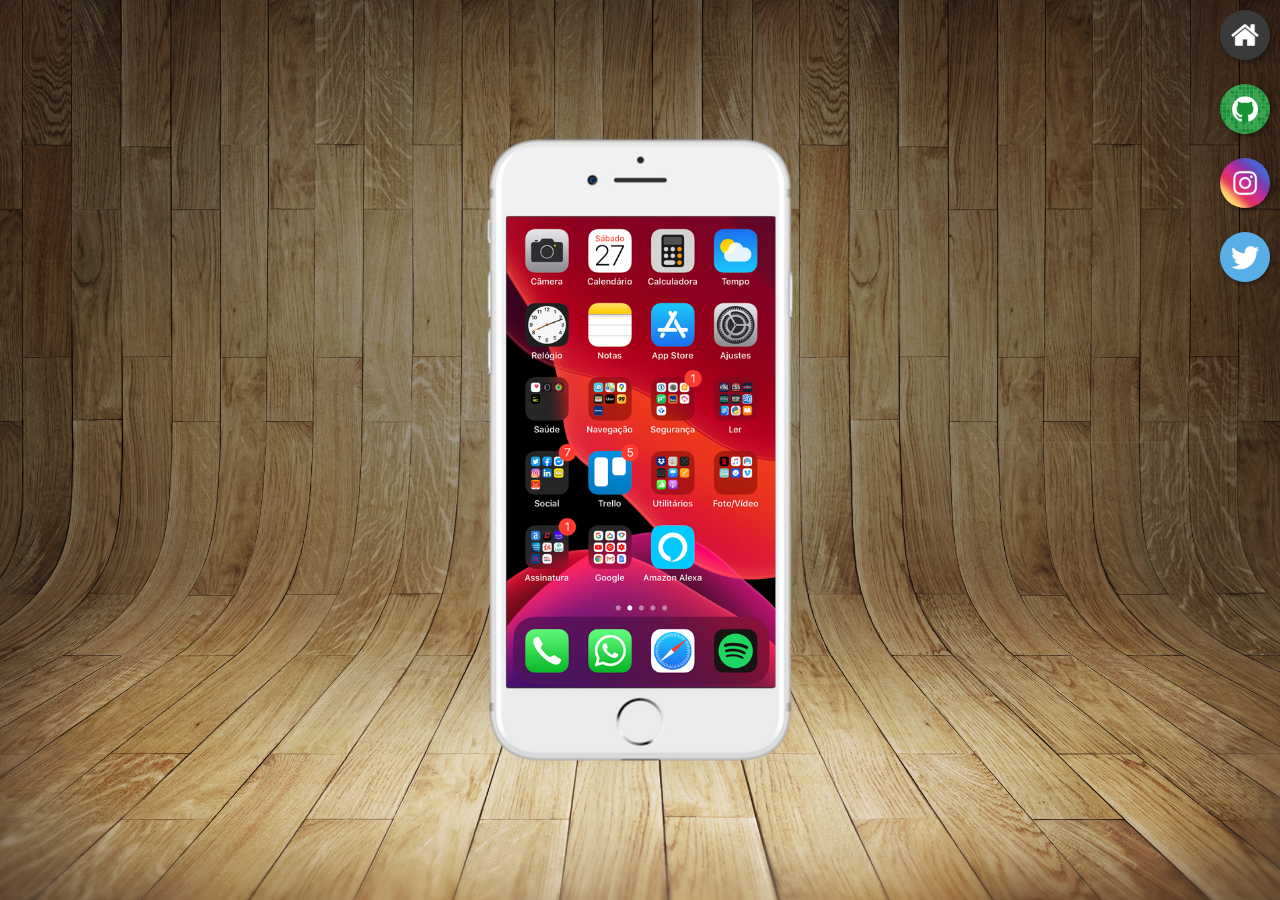
<file: index.html>
<!DOCTYPE html>
<html lang="pt-br">
<head>
    <meta charset="UTF-8">
    <meta name="viewport" content="width=device-width, initial-scale=1.0">
    <title>Rede Sociais</title>
    <link rel="shortcut icon" href="imagens/favicon.ico" type="image/x-icon">
    <link rel="stylesheet" href="estilos/style.css">
</head>
<body>
    <main>
        <section id="telefone">
            <iframe src="home.html" frameborder="0" name="tela" id="tela">
                Seu nagevador nao é compatível com iframes
            </iframe>
        </section>
        <section id="redes-sociais">
            <a href="home.html" target="tela"><img src="imagens/logo-home.jpg" alt="home"></a><br>
            <!-- <a href="youtube.html" target="tela"><img src="imagens/logo-youtube.jpg" alt="youtube"></a><br> -->
            <a href="github.html" target="tela"><img src="imagens/logo-github.jpg" alt="github"></a><br>
            <a href="instagram.html" target="tela"><img src="imagens/logo-instagram.jpg" alt="instagram"></a><br>
            <a href="twitter.html" target="tela"><img src="imagens/logo-twitter.jpg" alt="twitter"></a><br>
            <!-- <a href="facebook.html" target="tela"><img src="imagens/logo-facebook.jpg" alt="facebook"></a> -->
            <a href="#" target="_blank" rel="external"></a>
        </section>
    </main>
</body>
</html>
</file>
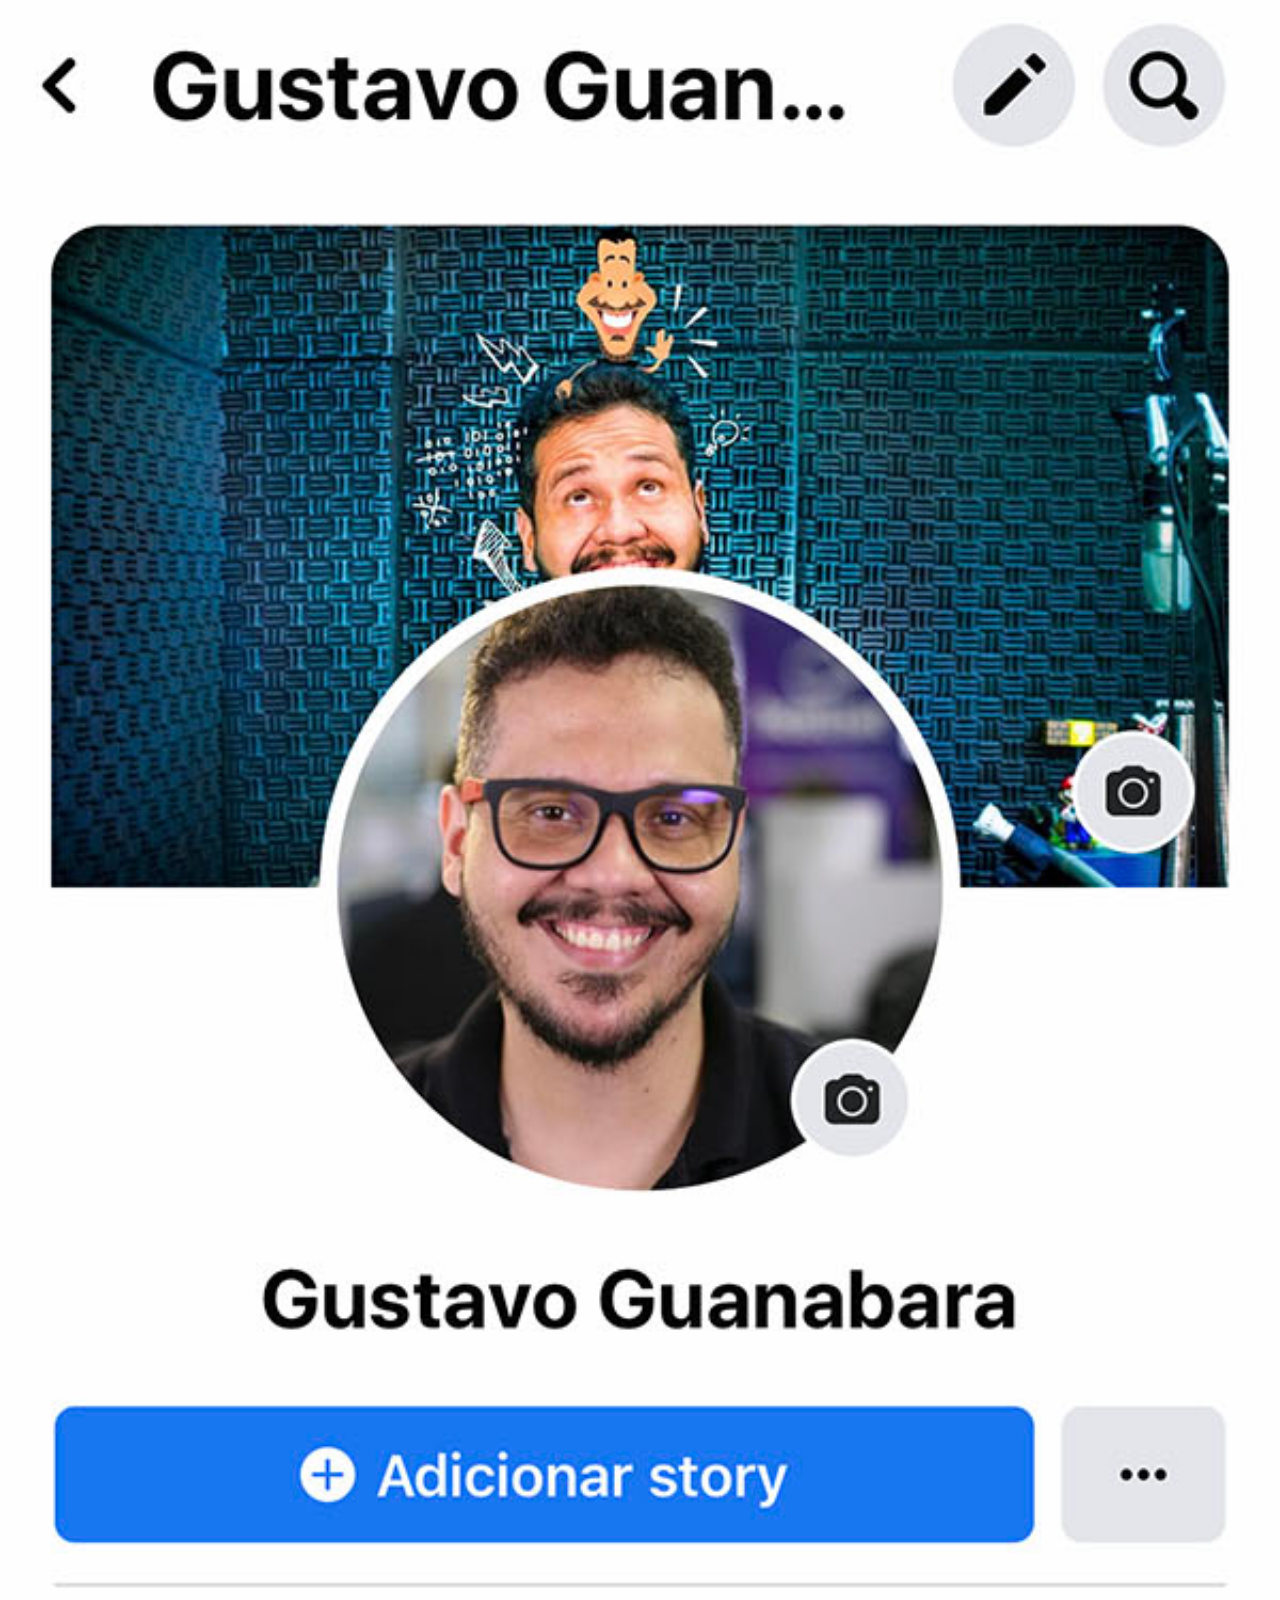
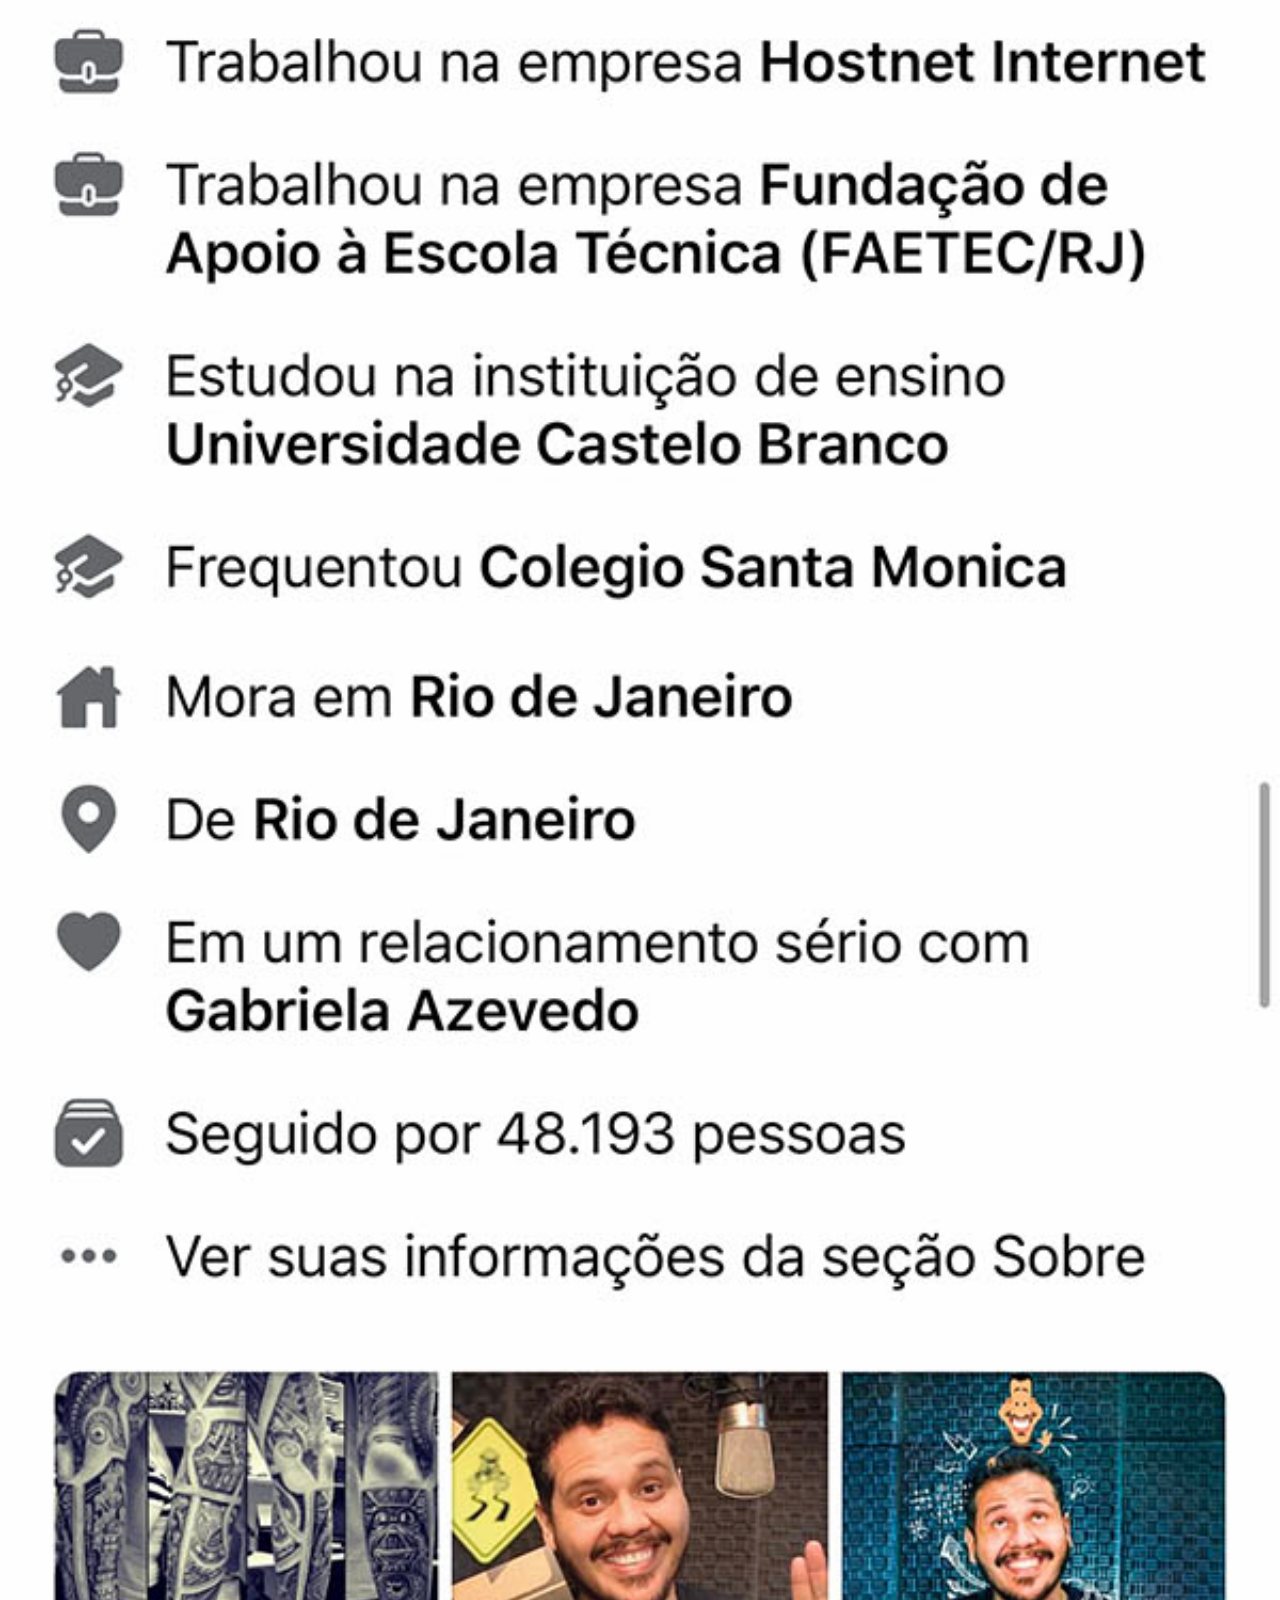
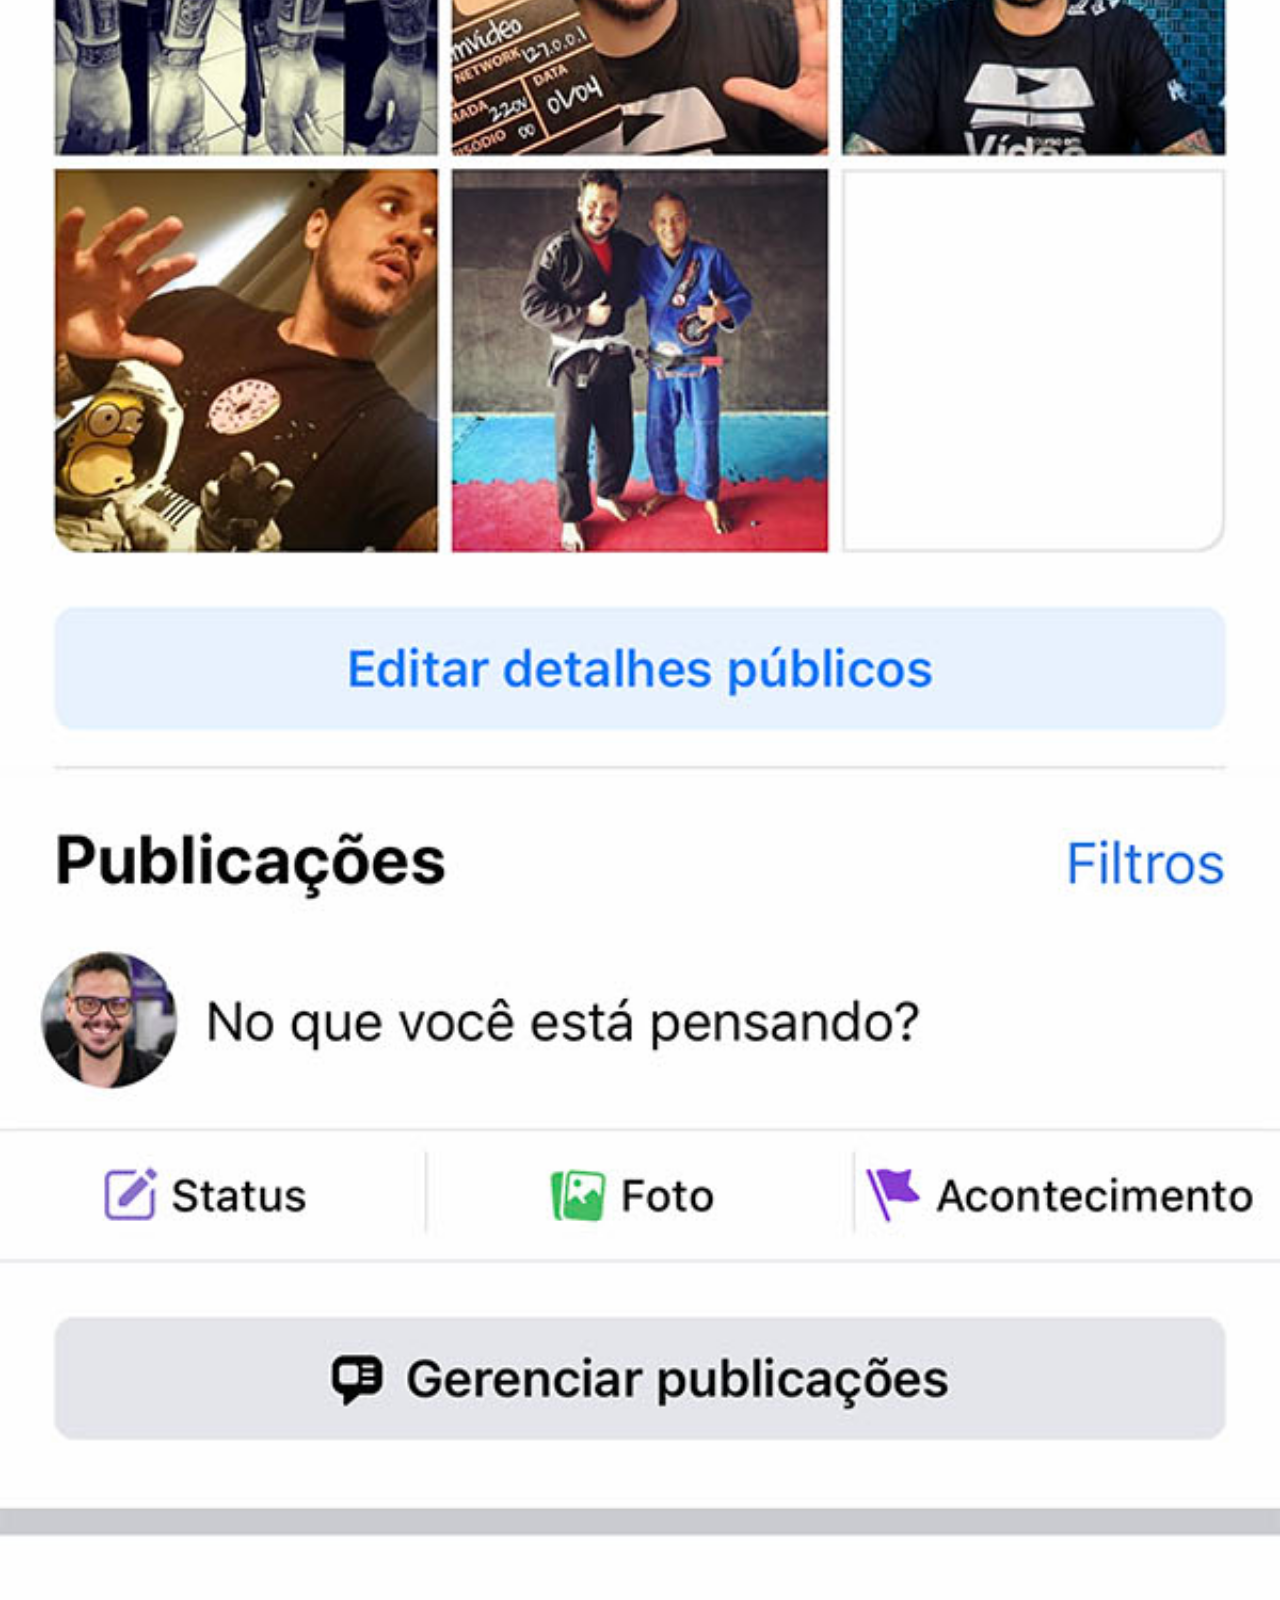
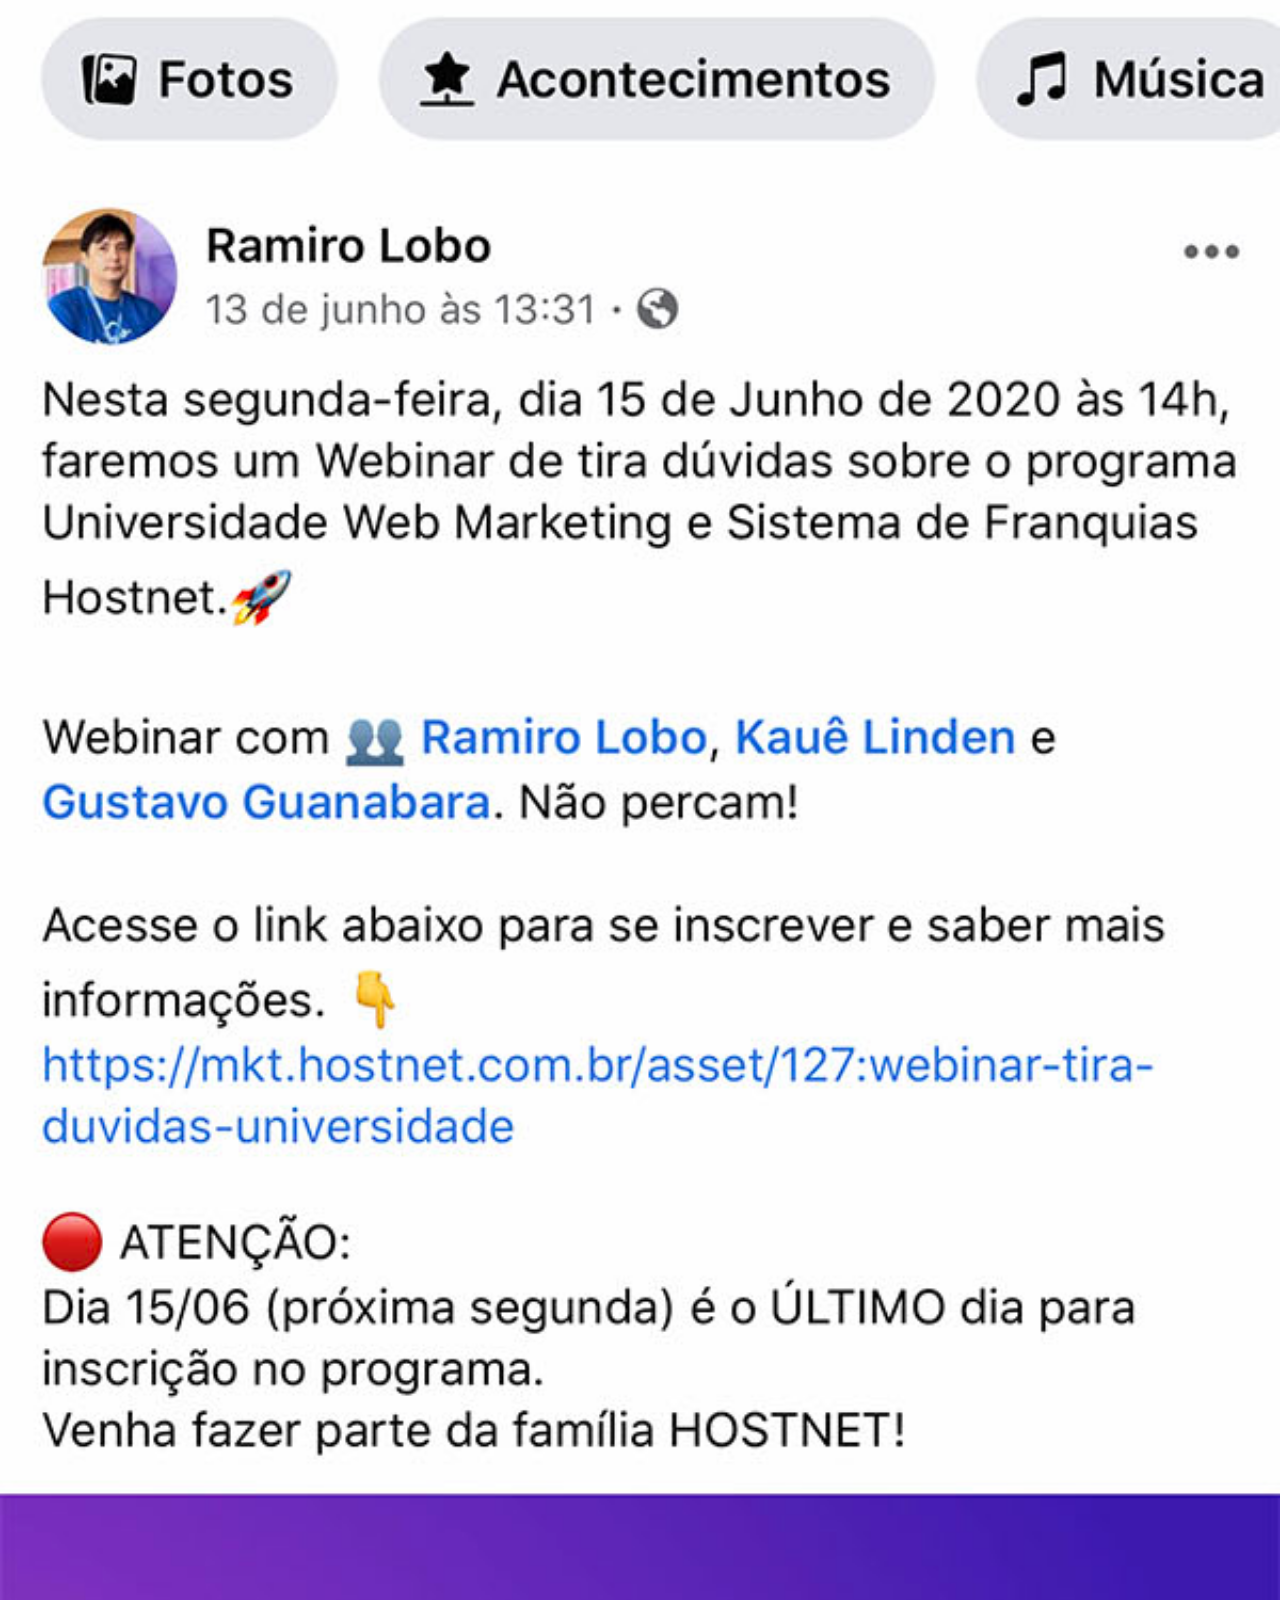
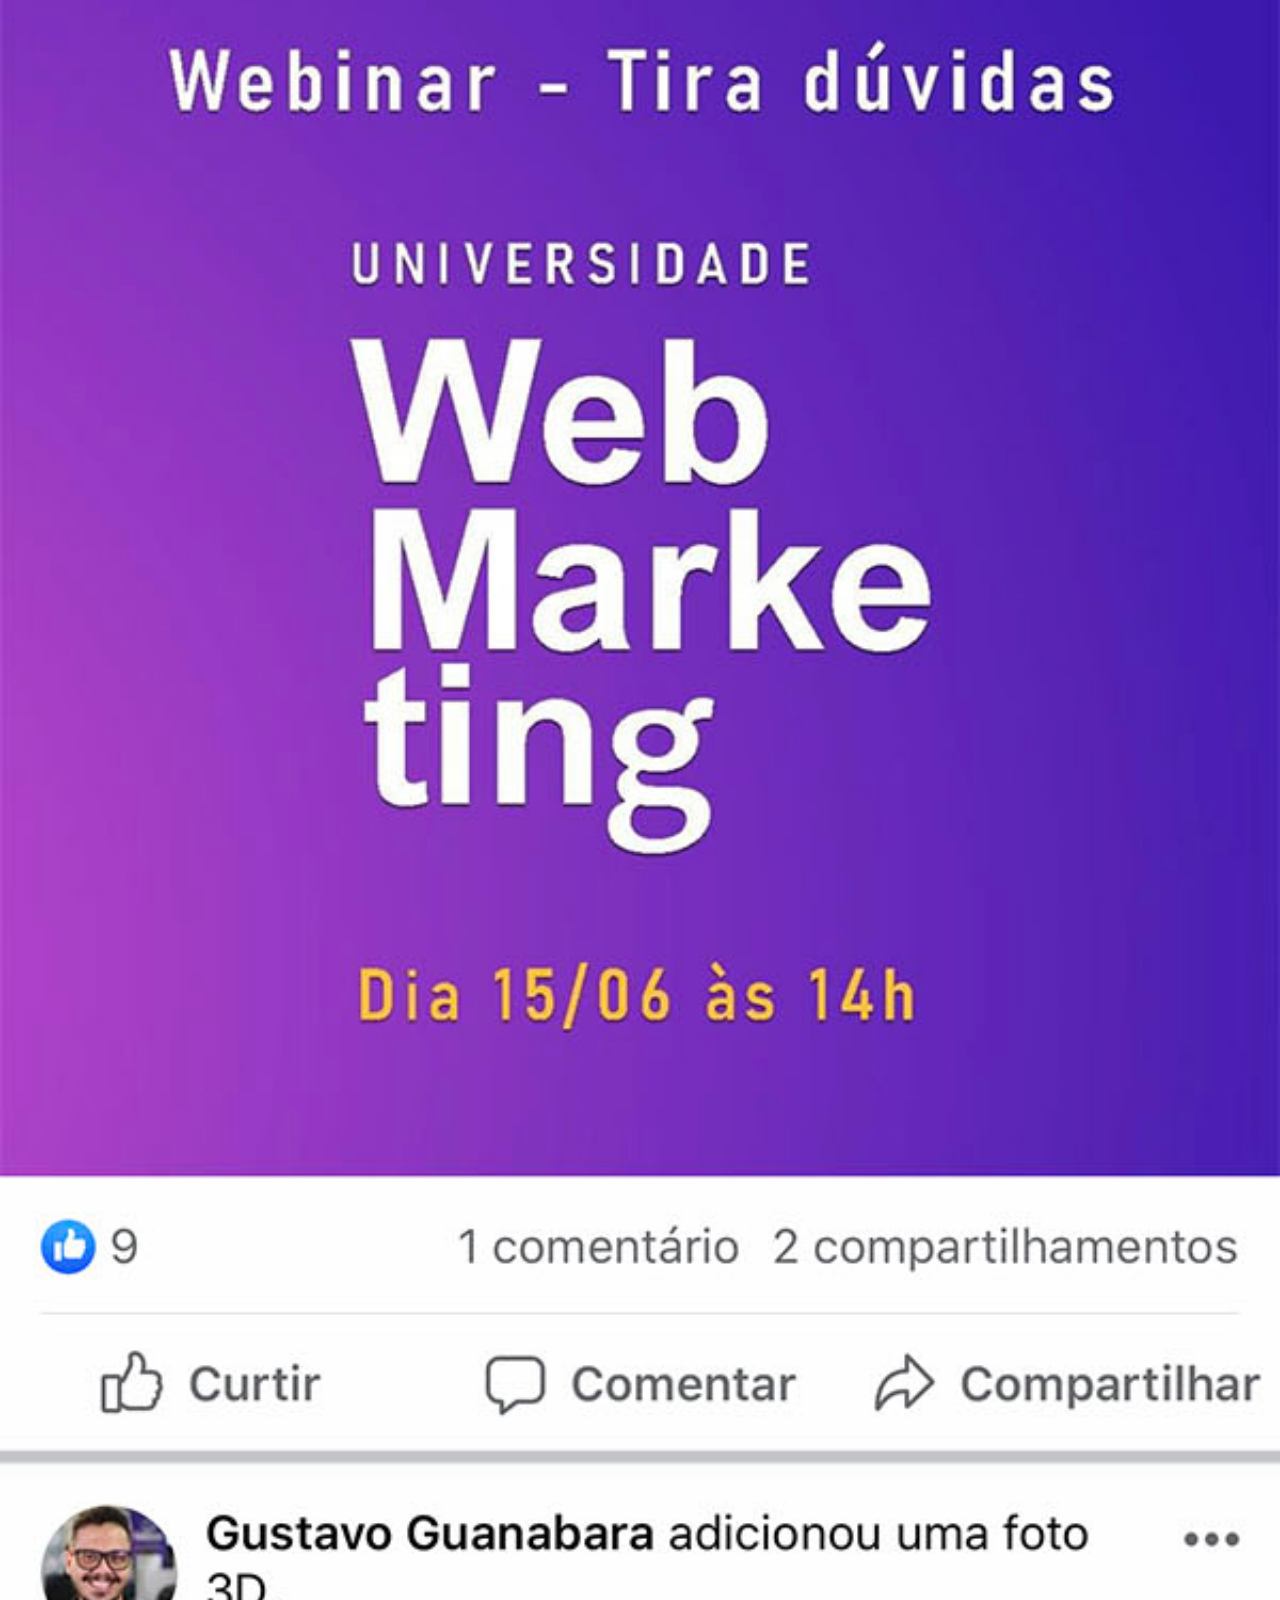
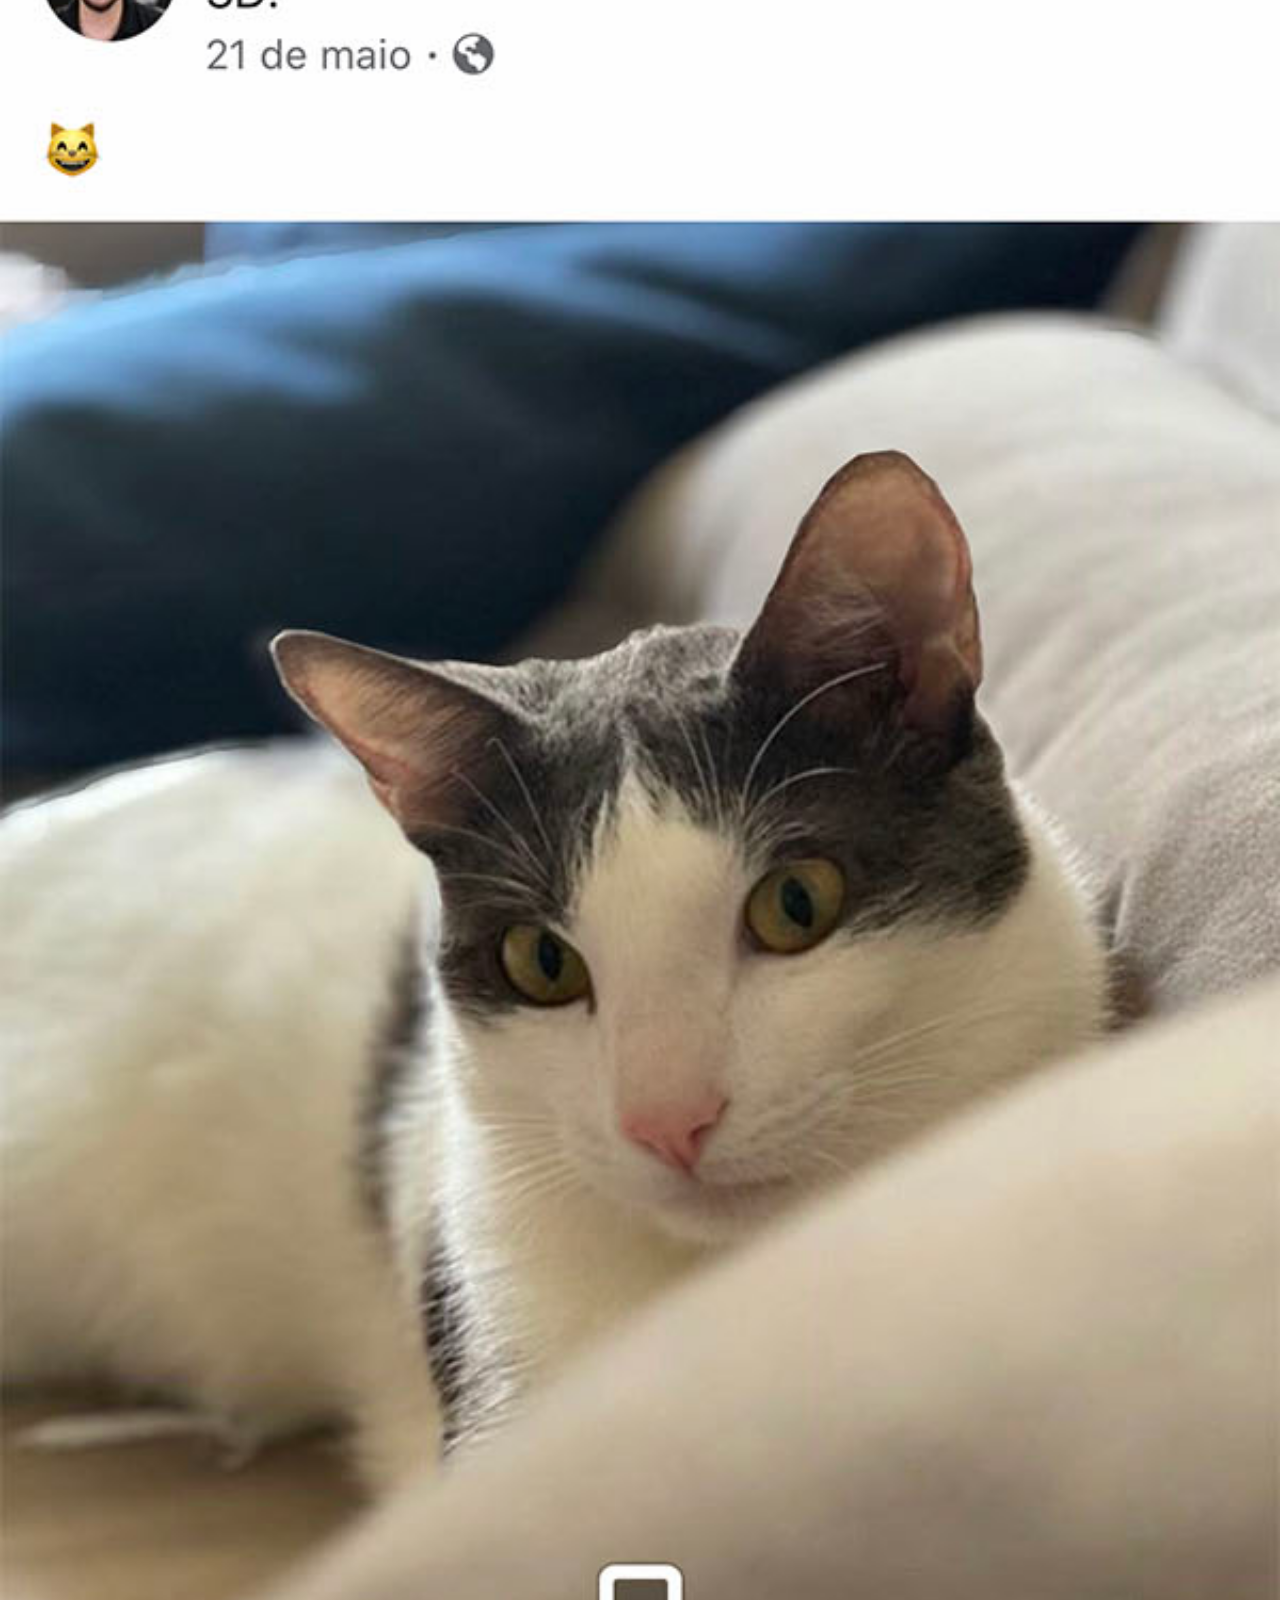
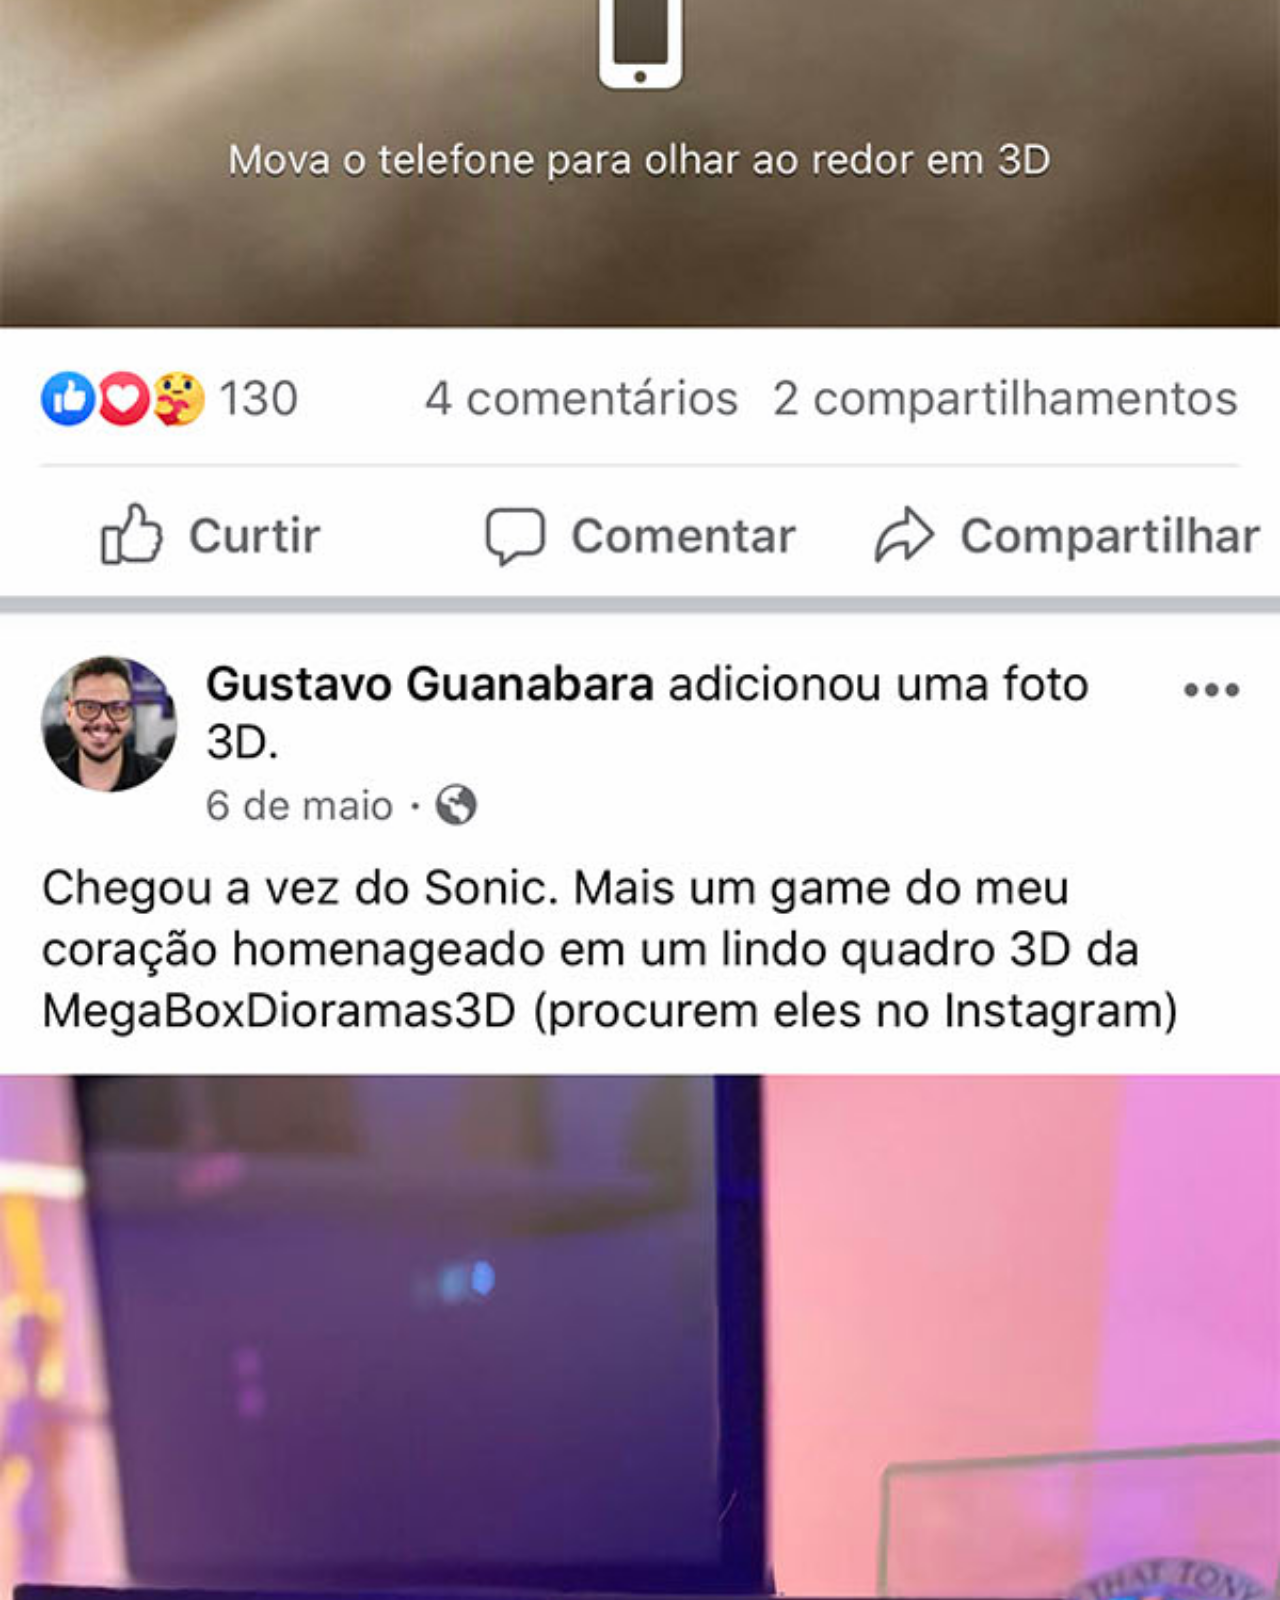
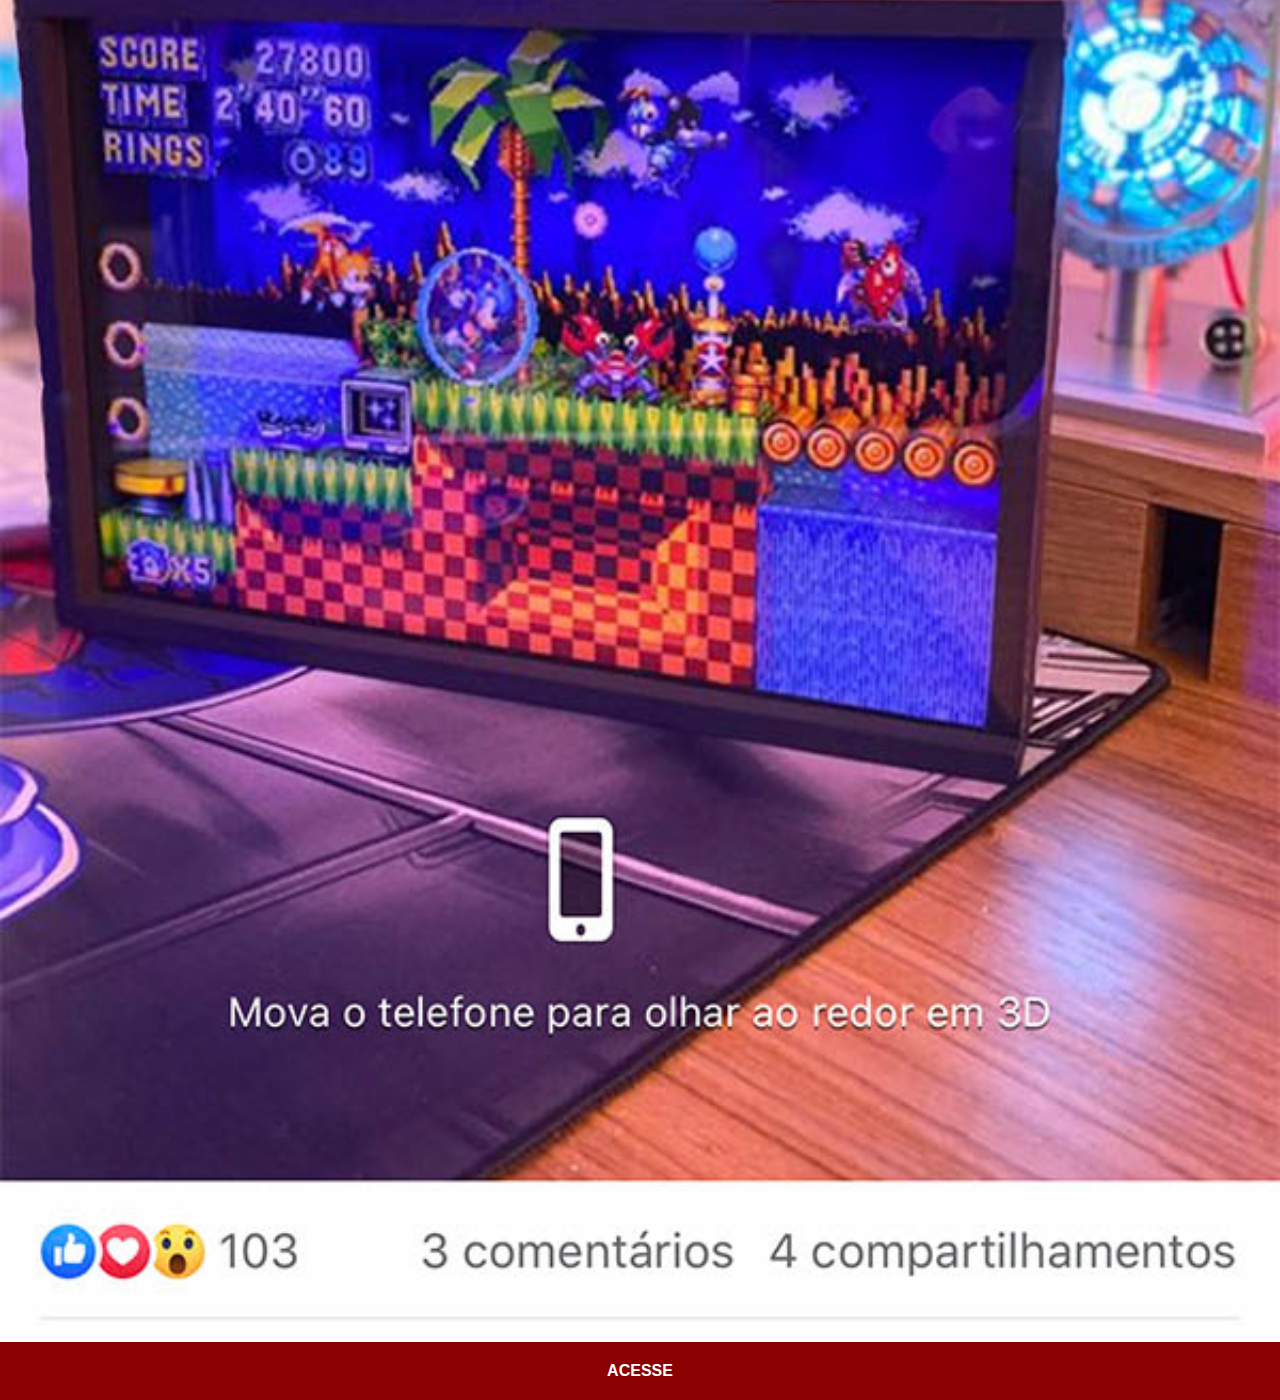
<file: facebook.html>
<!DOCTYPE html>
<html lang="pt-br">
<head>
    <meta charset="UTF-8">
    <meta name="viewport" content="width=device-width, initial-scale=1.0">
    <title>Facebook</title>
    <link rel="stylesheet" href="estilos/social.css">
</head>
<body>
    <img src="imagens/tela-facebook.jpg" alt="tela-facebook"><a href="https://www.facebook.com/gustavoguanabara/?locale=pt_BR" target="_blank" rel="external">ACESSE</a>
</body>
</html>
</file>
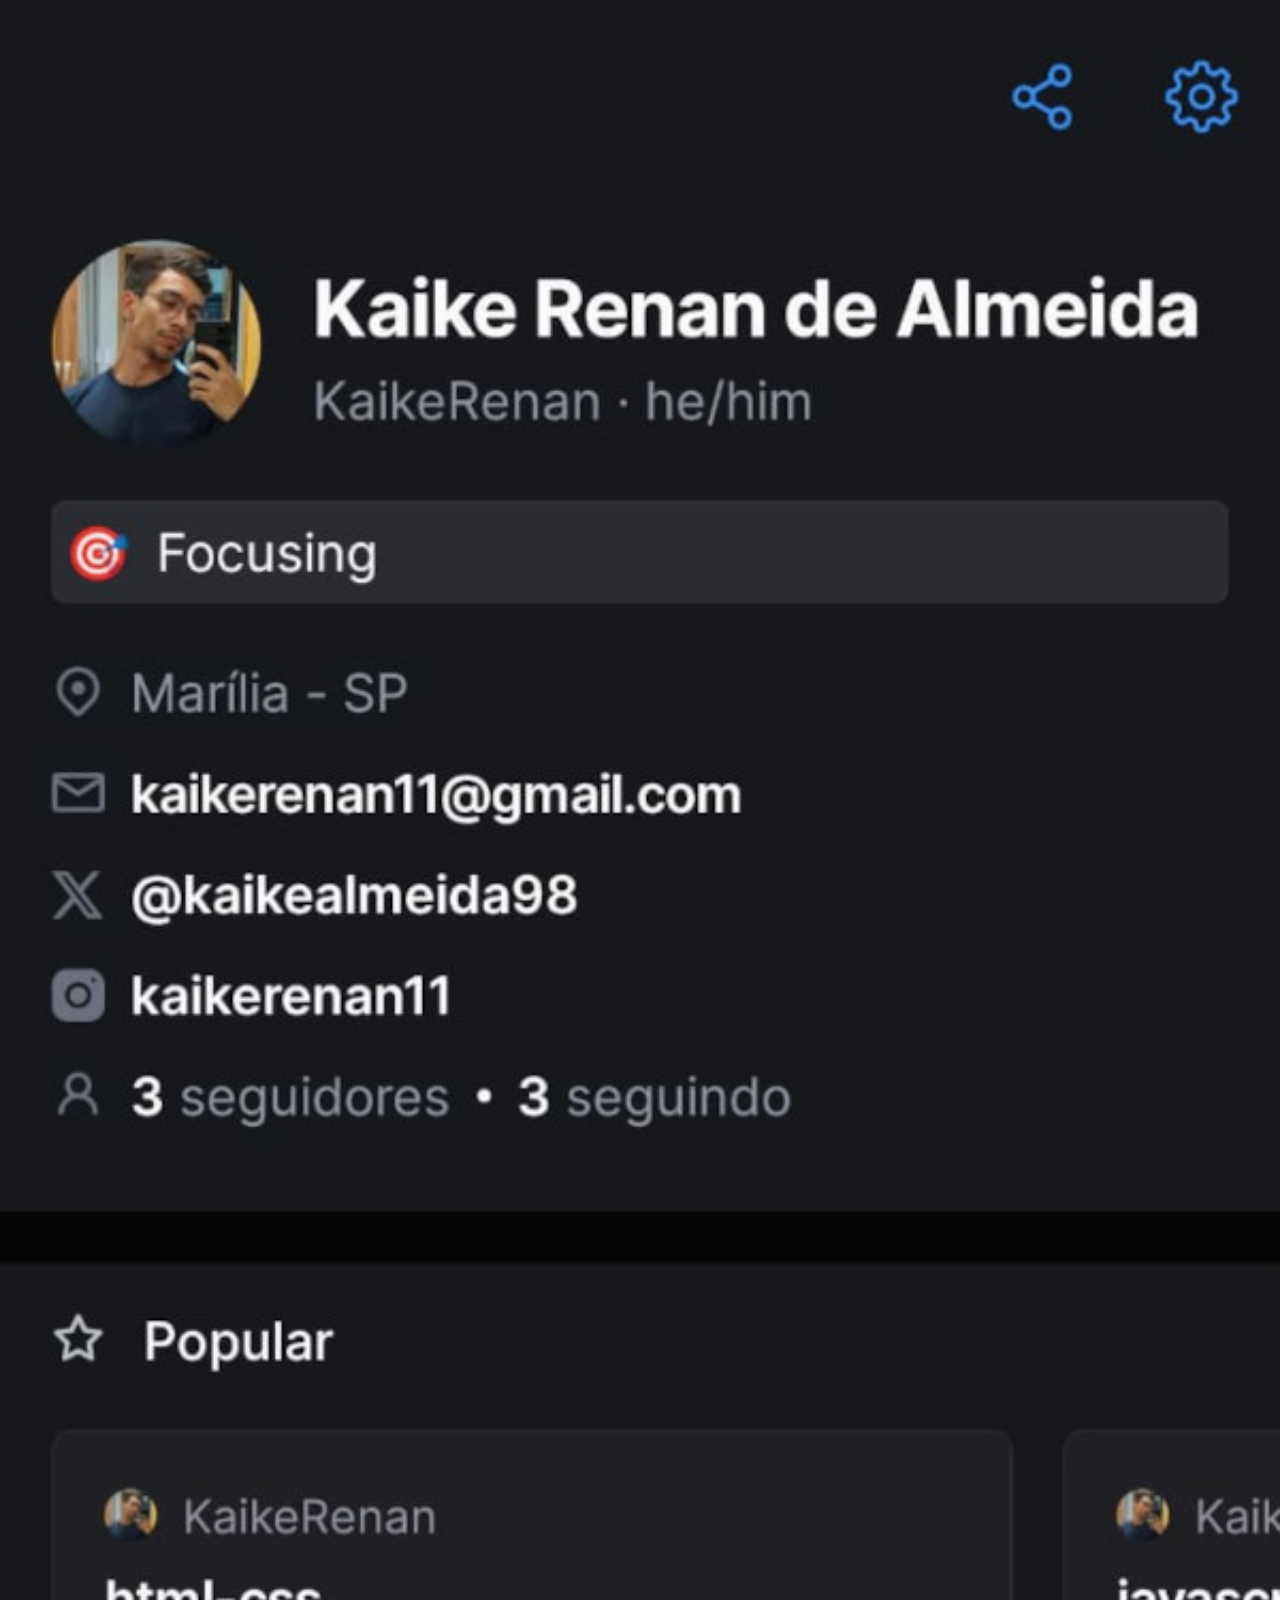
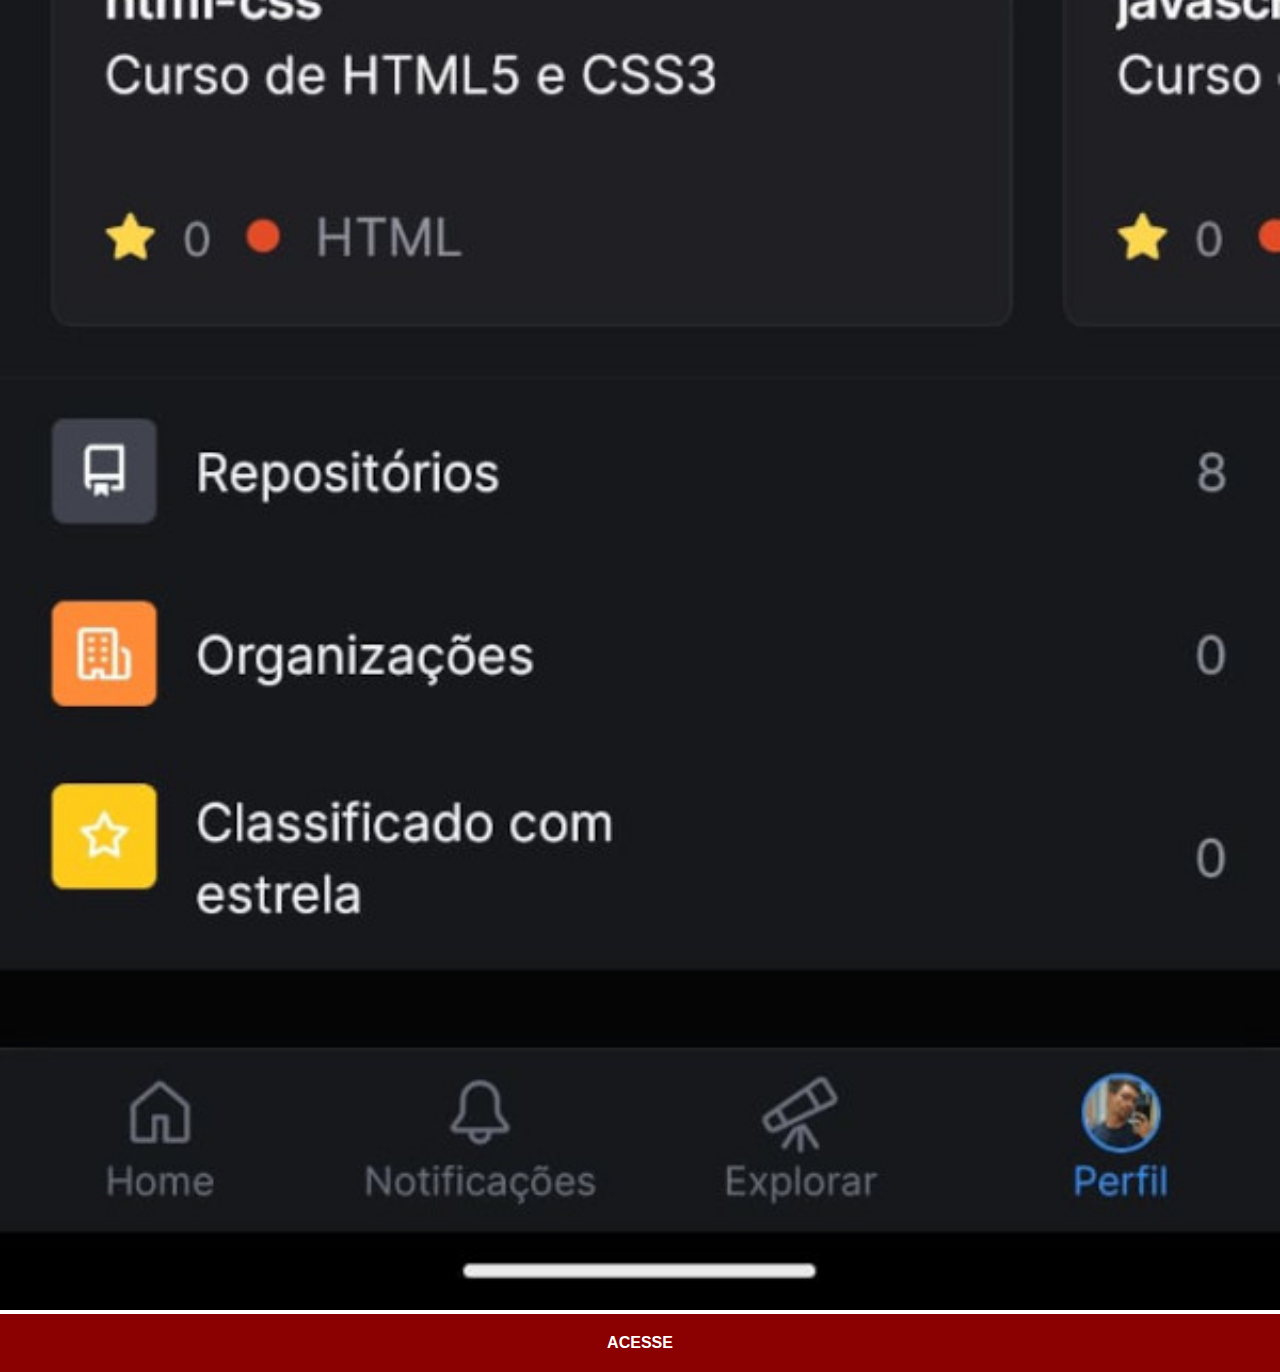
<file: github.html>
<!DOCTYPE html>
<html lang="pt-br">
<head>
    <meta charset="UTF-8">
    <meta name="viewport" content="width=device-width, initial-scale=1.0">
    <title>GitHub</title>
    <link rel="stylesheet" href="estilos/social.css">
</head>
<body>
    <img src="imagens/tela-github02.jpg" alt="tela-github"><a href="https://github.com/KaikeRenan" target="_blank" rel="external">ACESSE</a>
</body>
</html>
</file>
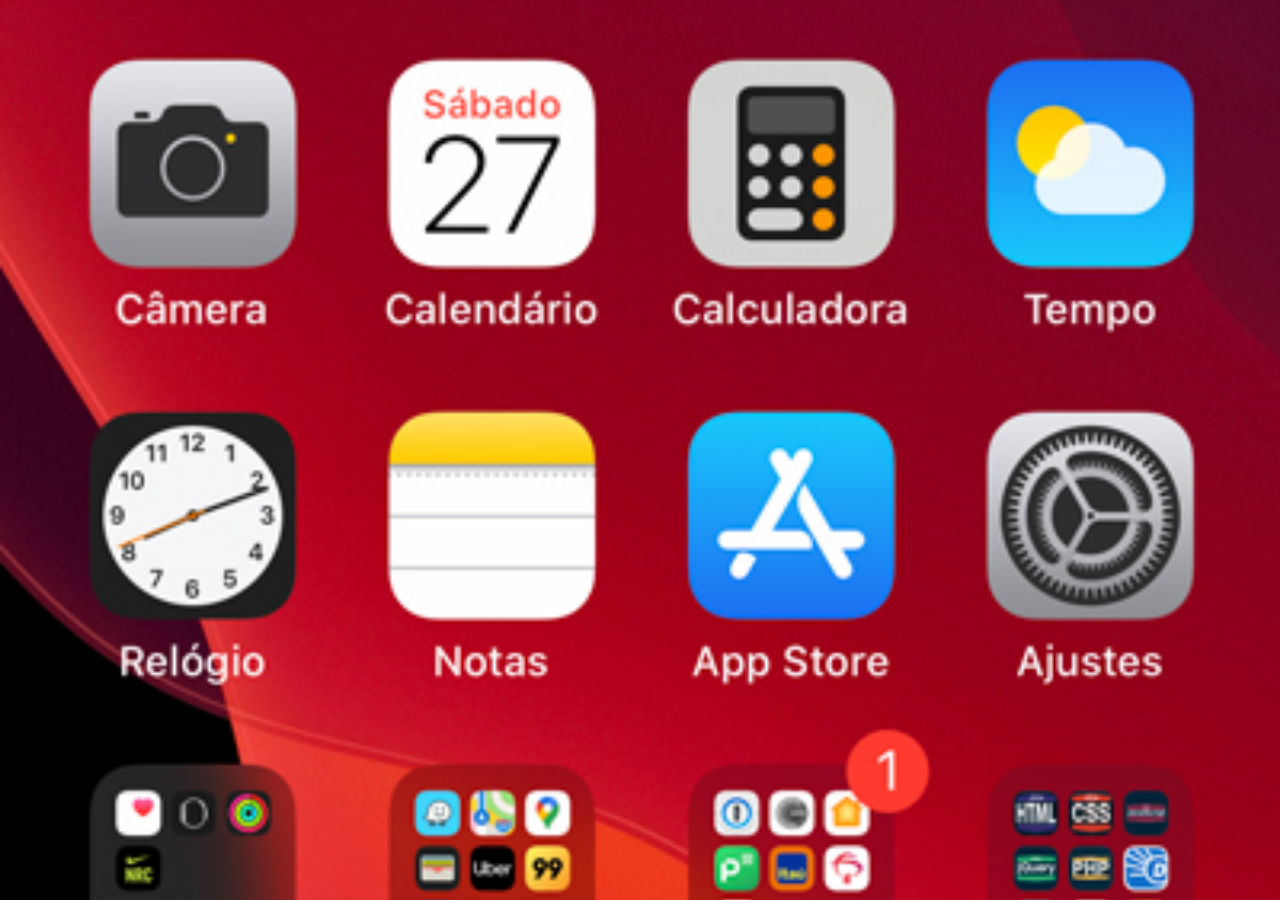
<file: home.html>
<!DOCTYPE html>
<html lang="pt-br">
<head>
    <meta charset="UTF-8">
    <meta name="viewport" content="width=device-width, initial-scale=1.0">
    <title>Home</title>
</head>
<style>
    * {
        margin: 0px;
        padding: 0px;
    }
    body {
        width: 100vw; /* width - vw */
        height: 100vh; /* height - vh */
        background: black url('imagens/tela-home.jpg') no-repeat top center;
        background-size: cover;
    }
</style>
<body>
    
</body>
</html>
</file>
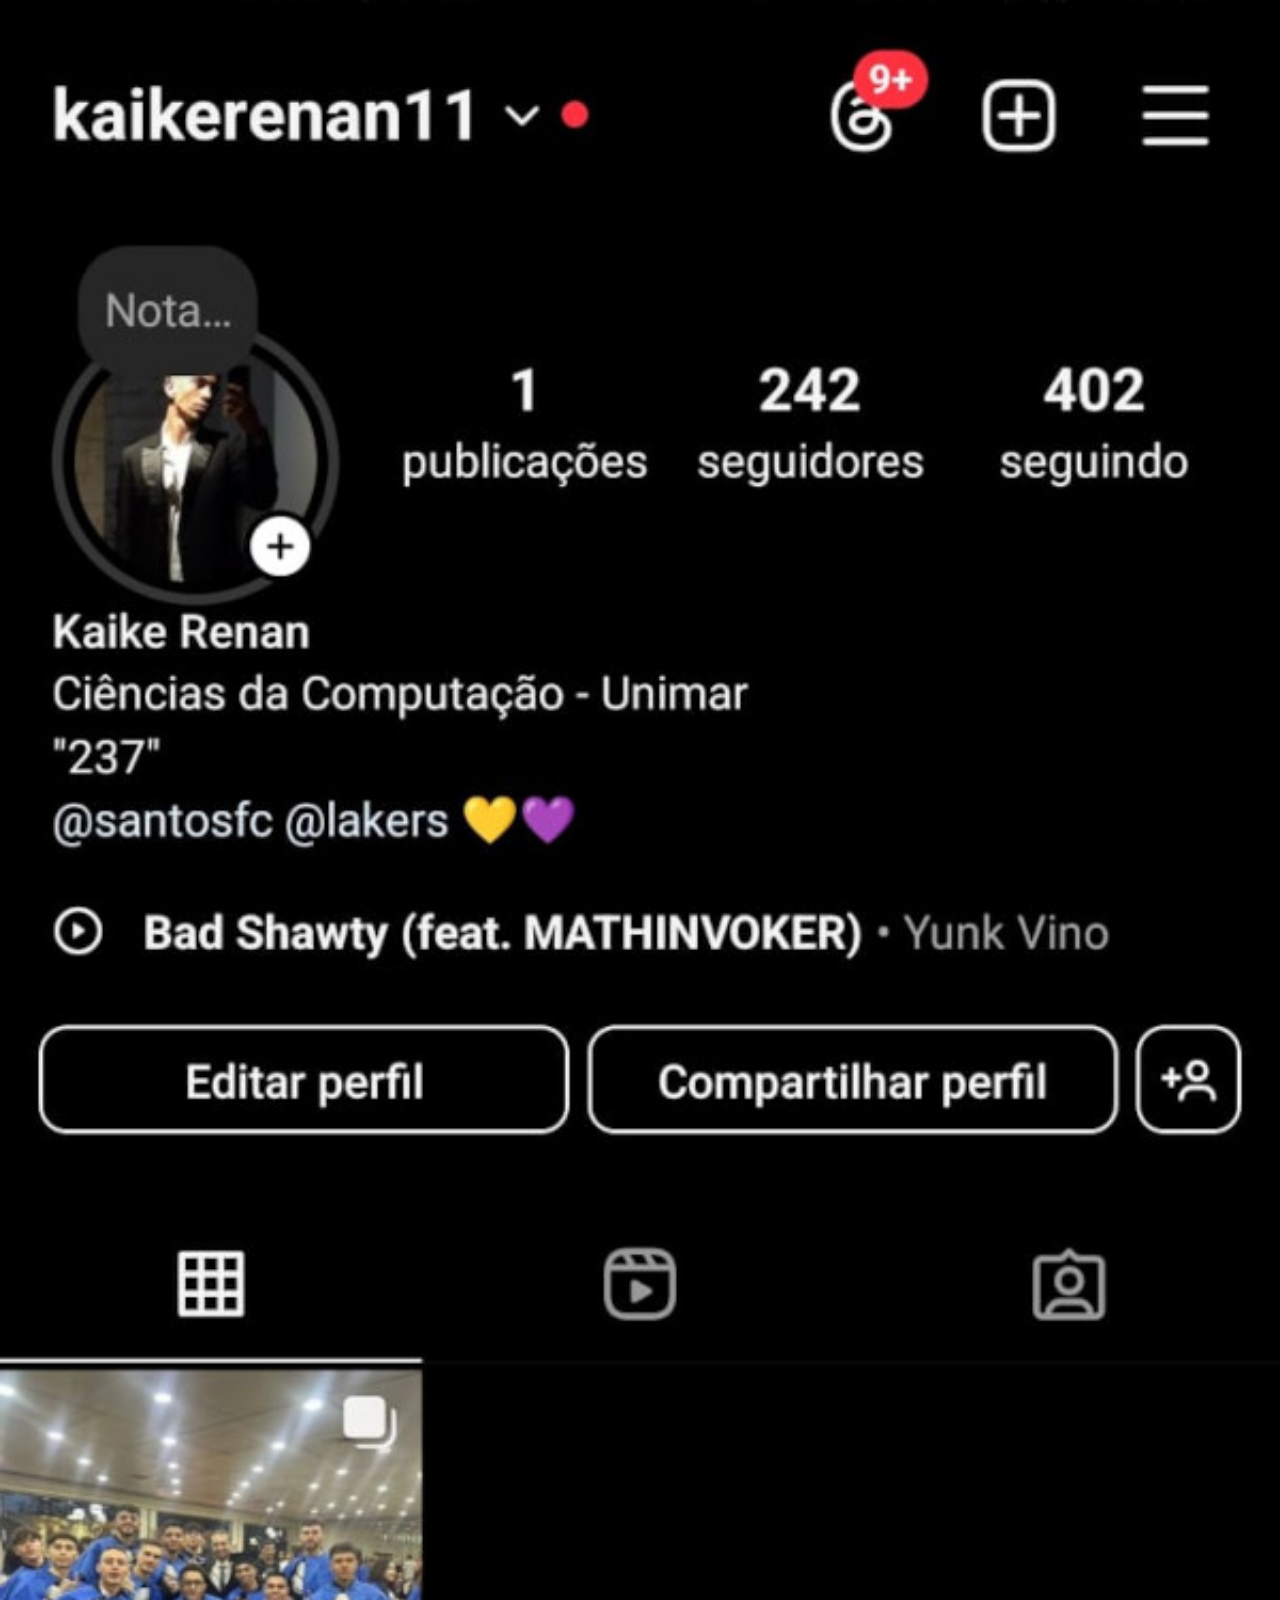
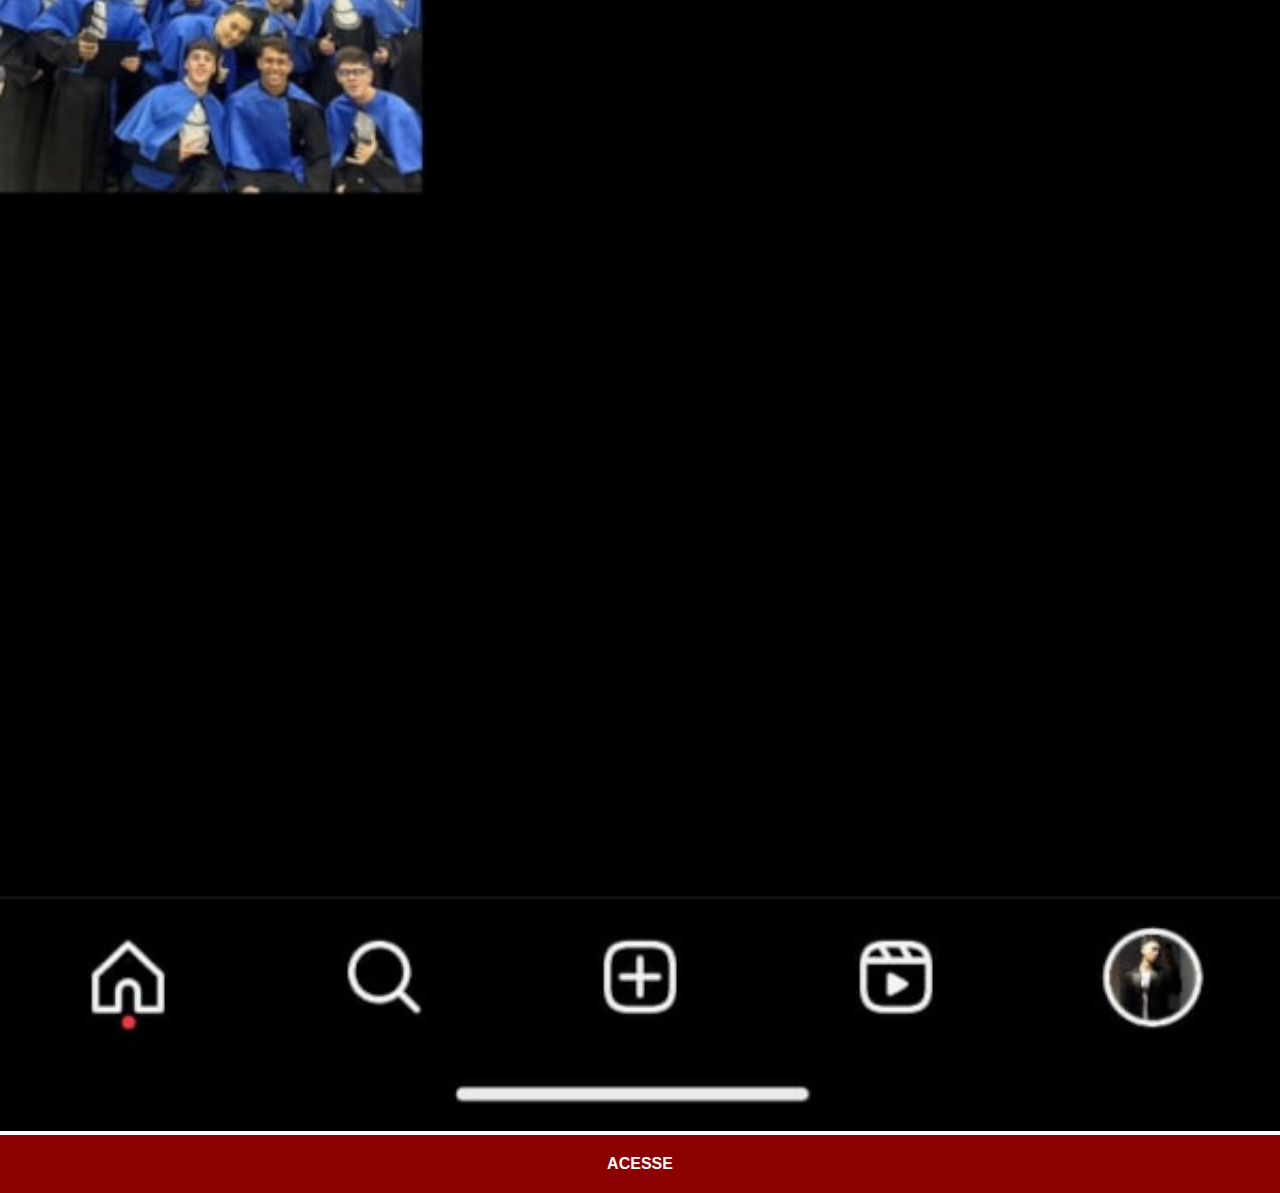
<file: instagram.html>
<!DOCTYPE html>
<html lang="pt-br">
<head>
    <meta charset="UTF-8">
    <meta name="viewport" content="width=device-width, initial-scale=1.0">
    <title>Instagram</title>
    <link rel="stylesheet" href="estilos/social.css">
</head>
<body>
    <img src="imagens/tela-instagram02.jpg" alt="tela-instagram"><a href="https://www.instagram.com/kaikerenan11/" target="_blank" rel="external">ACESSE</a>
</body>
</html>
</file>
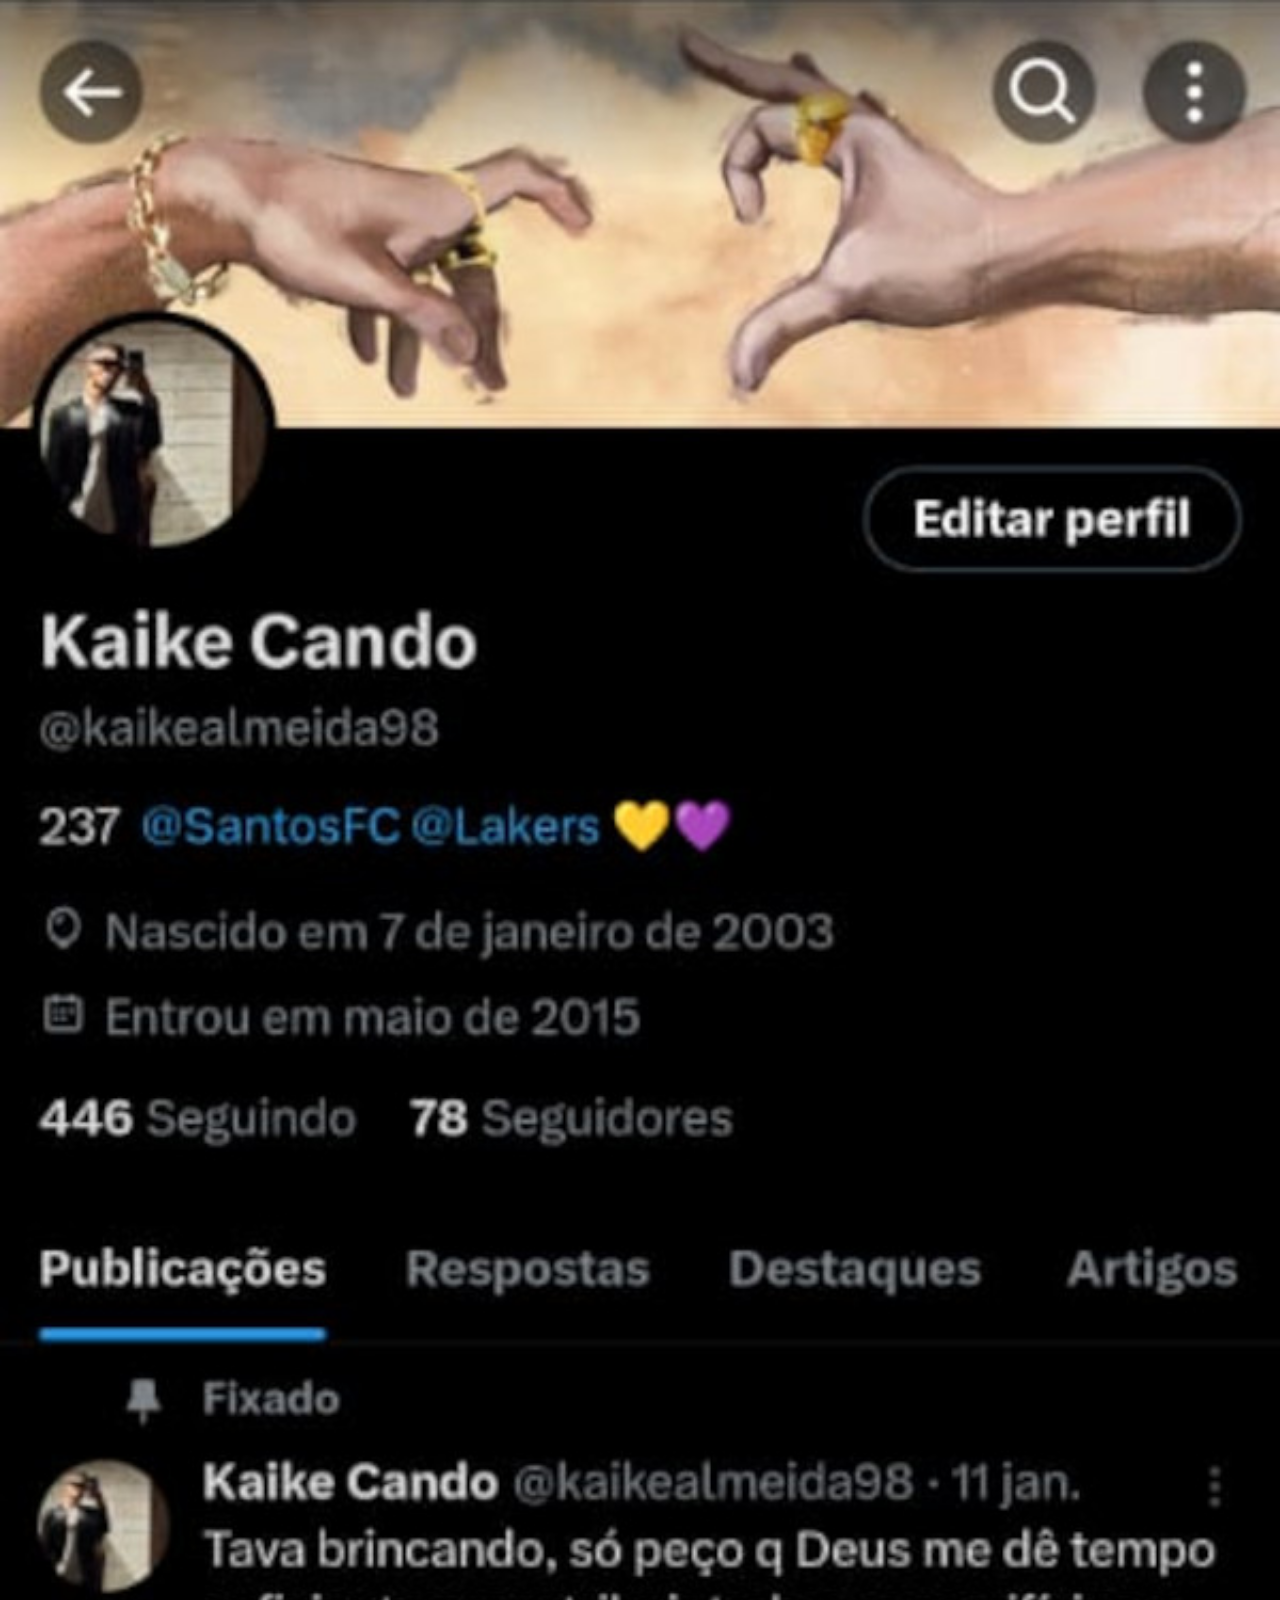
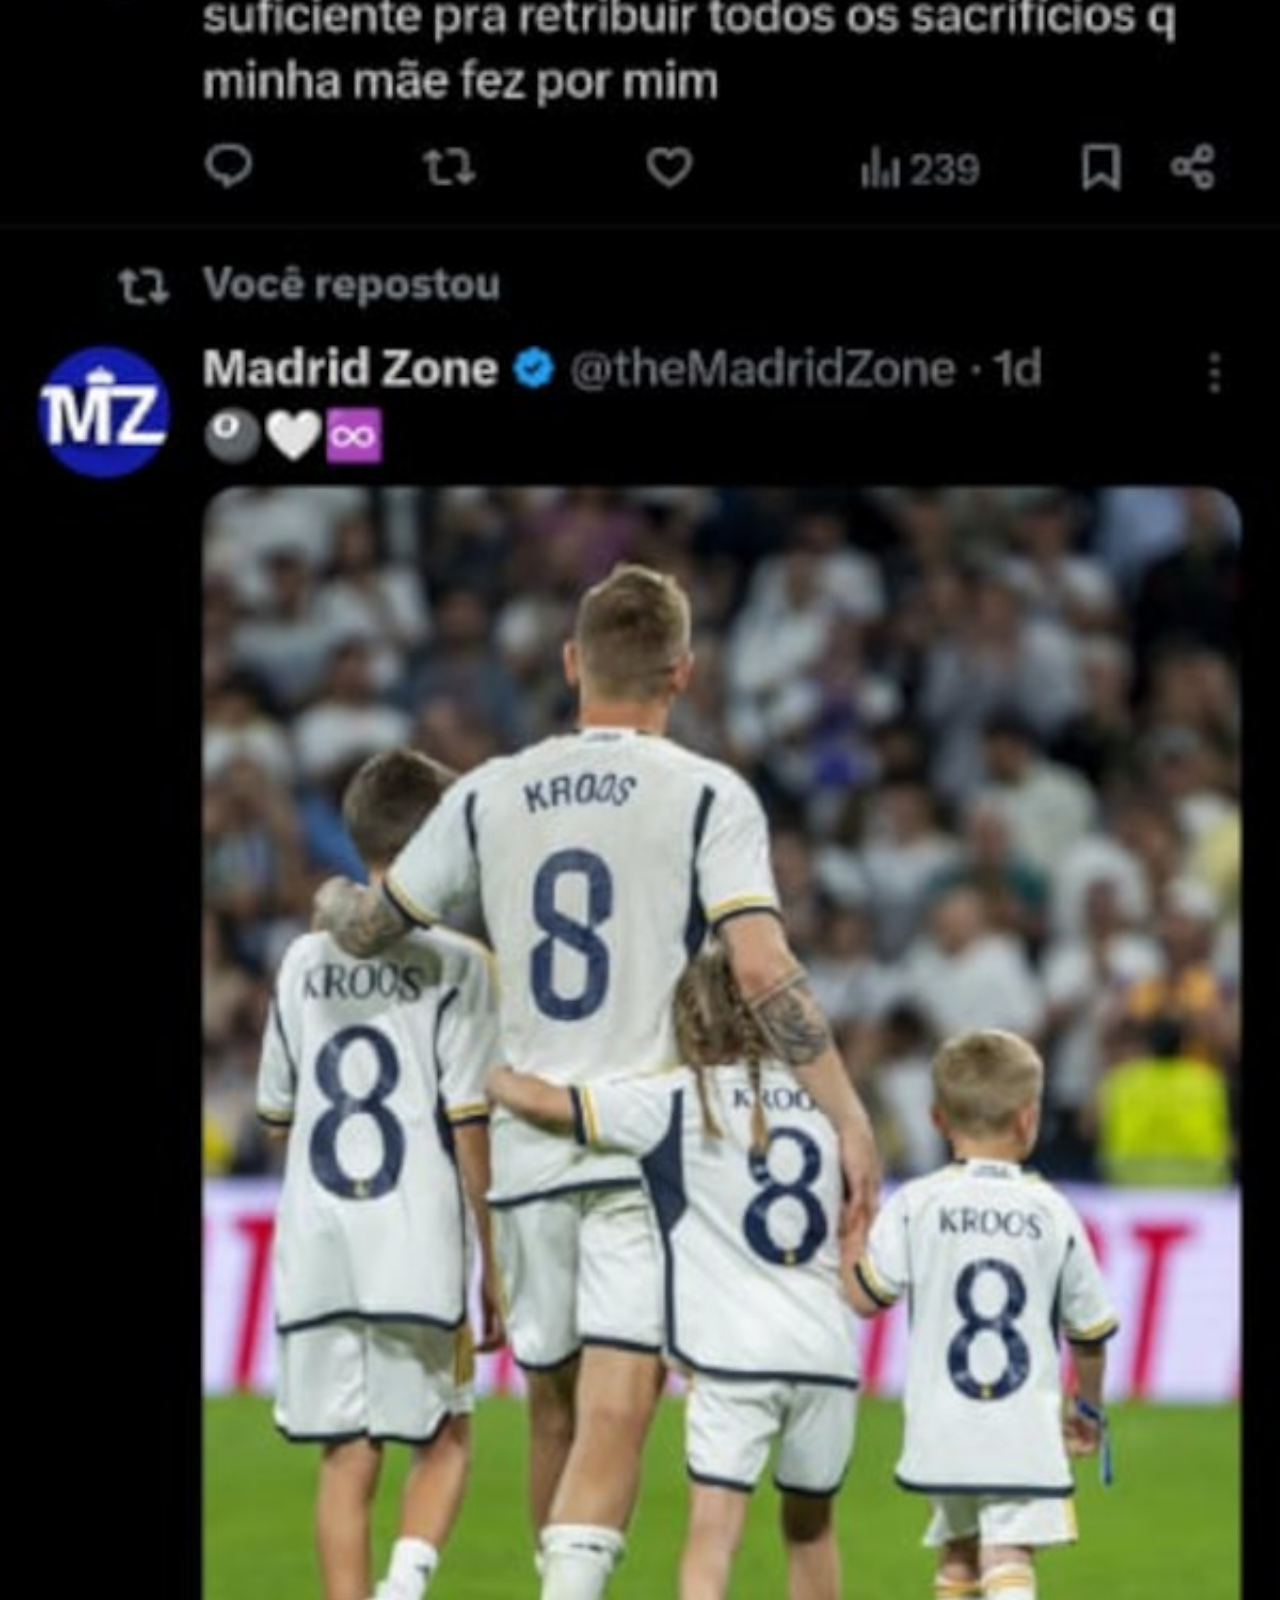
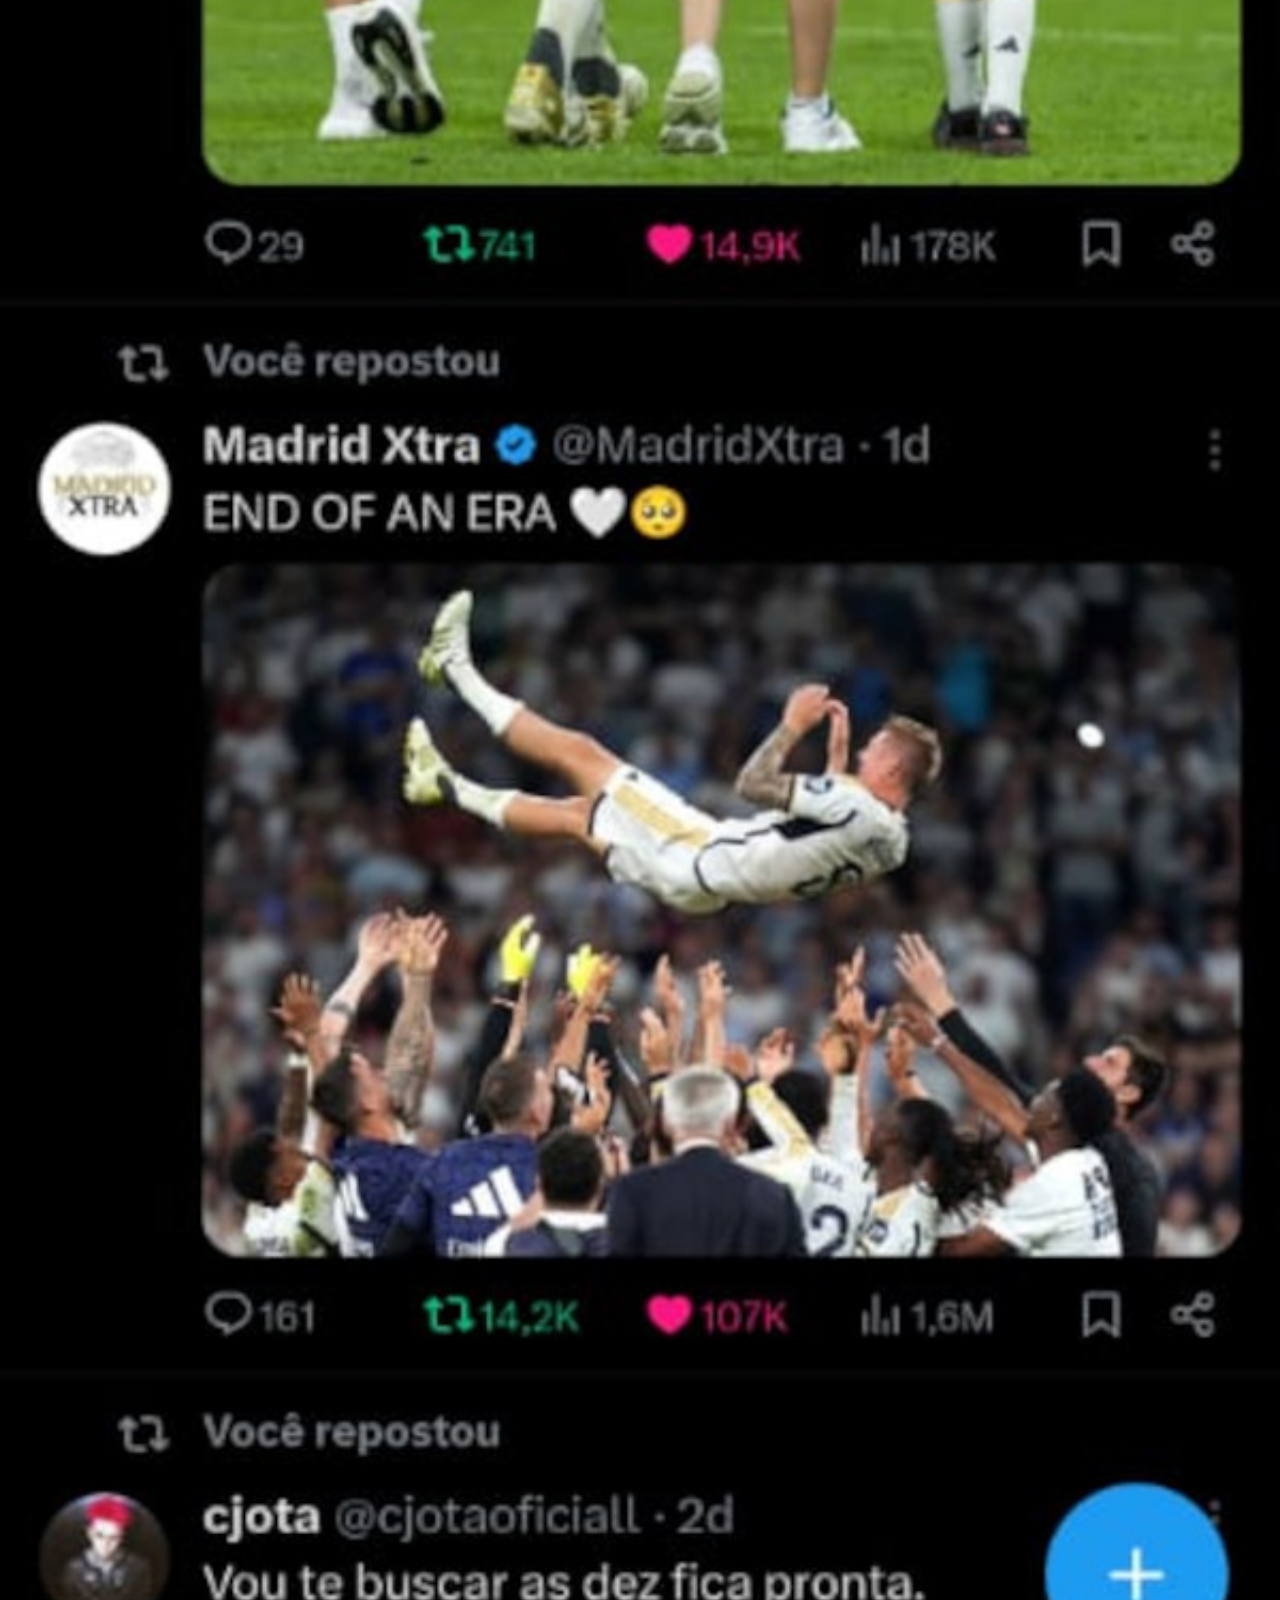
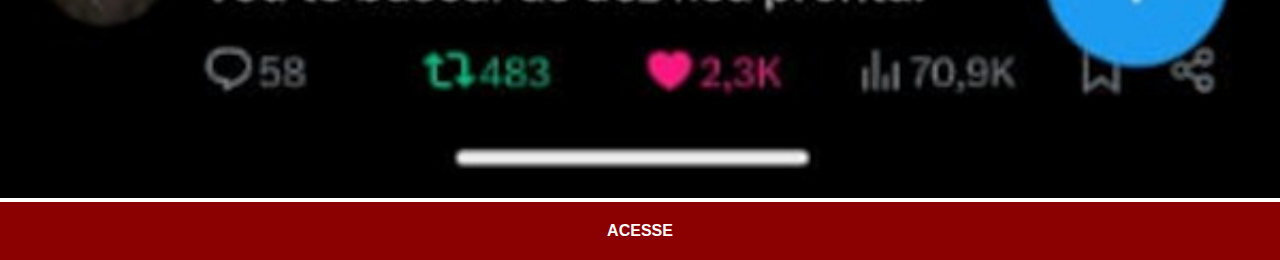
<file: twitter.html>
<!DOCTYPE html>
<html lang="pt-br">
<head>
    <meta charset="UTF-8">
    <meta name="viewport" content="width=device-width, initial-scale=1.0">
    <title>Twitter</title>
    <link rel="stylesheet" href="estilos/social.css">
</head>
<body>
    <img src="imagens/tela-twitter02.jpg" alt="tela-twitter"><a href="https://x.com/kaikealmeida98" target="_blank" rel="external">ACESSE</a>
</body>
</html>
</file>
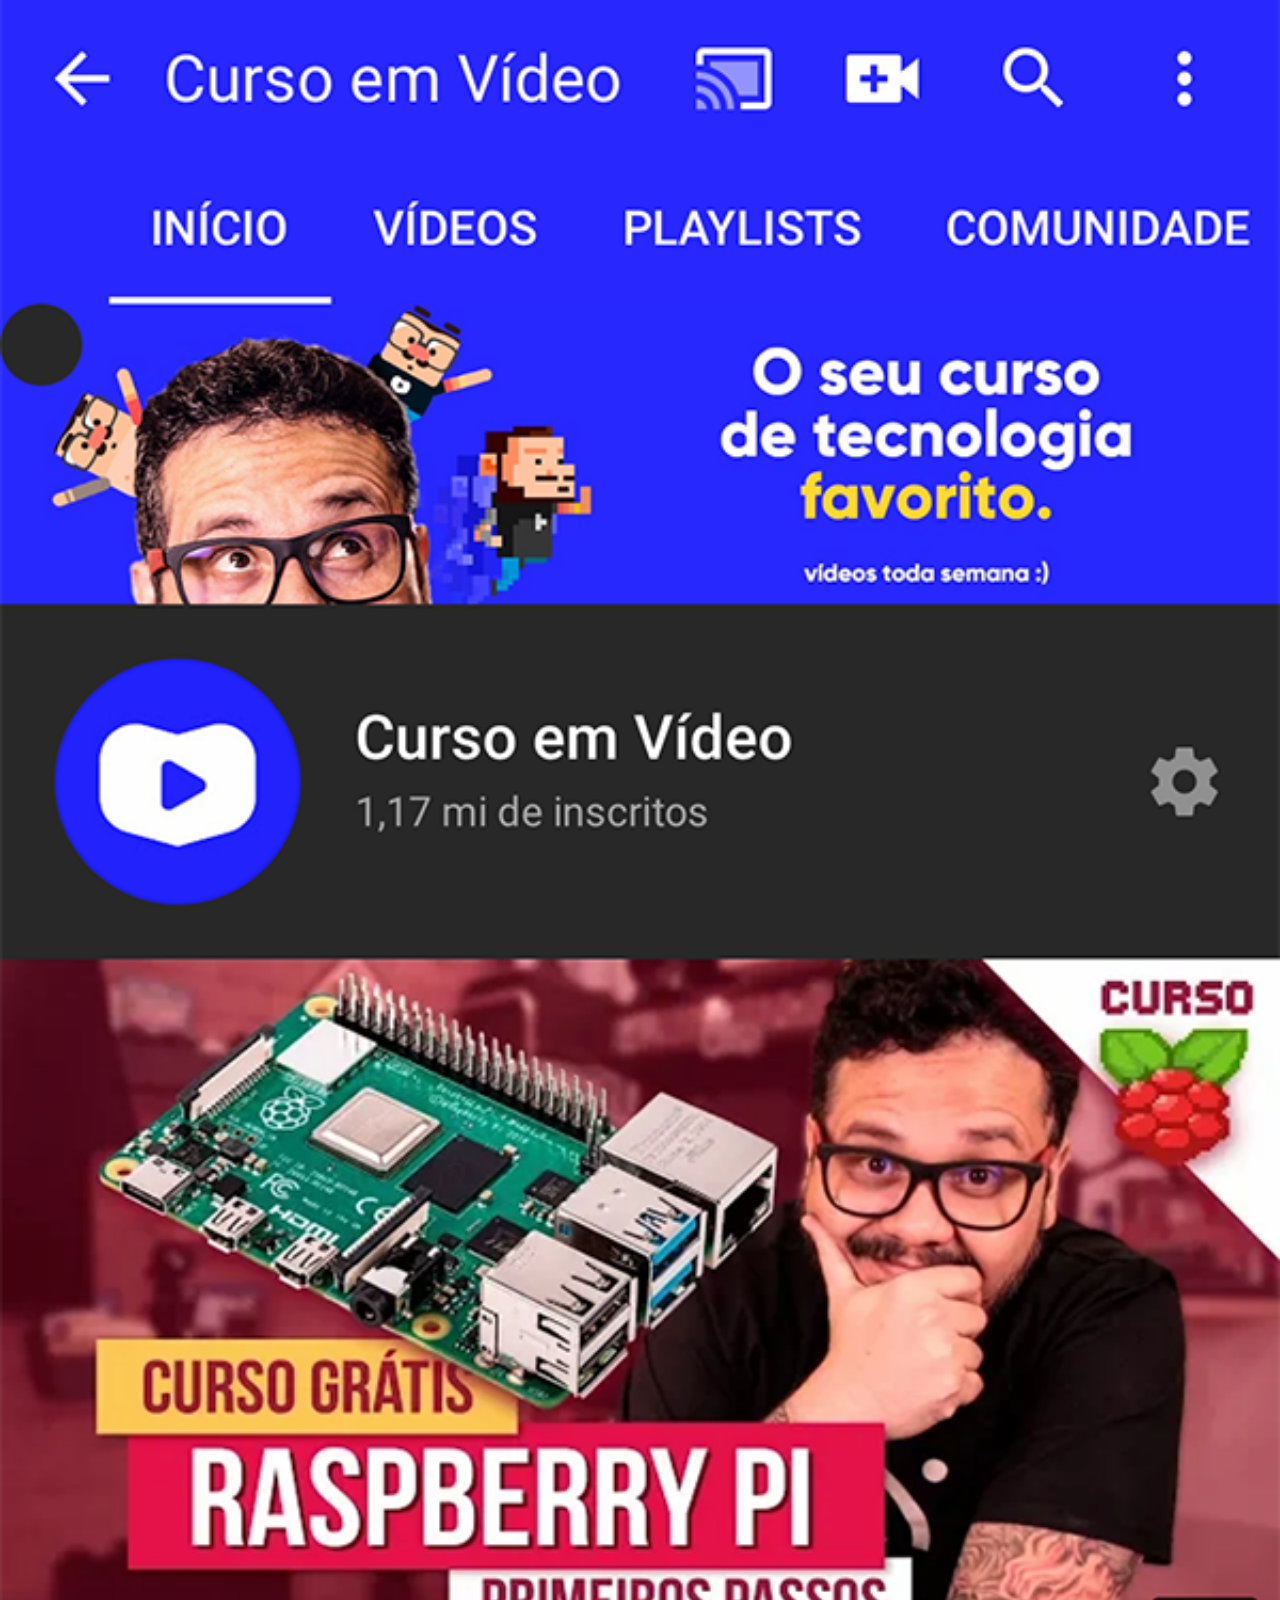
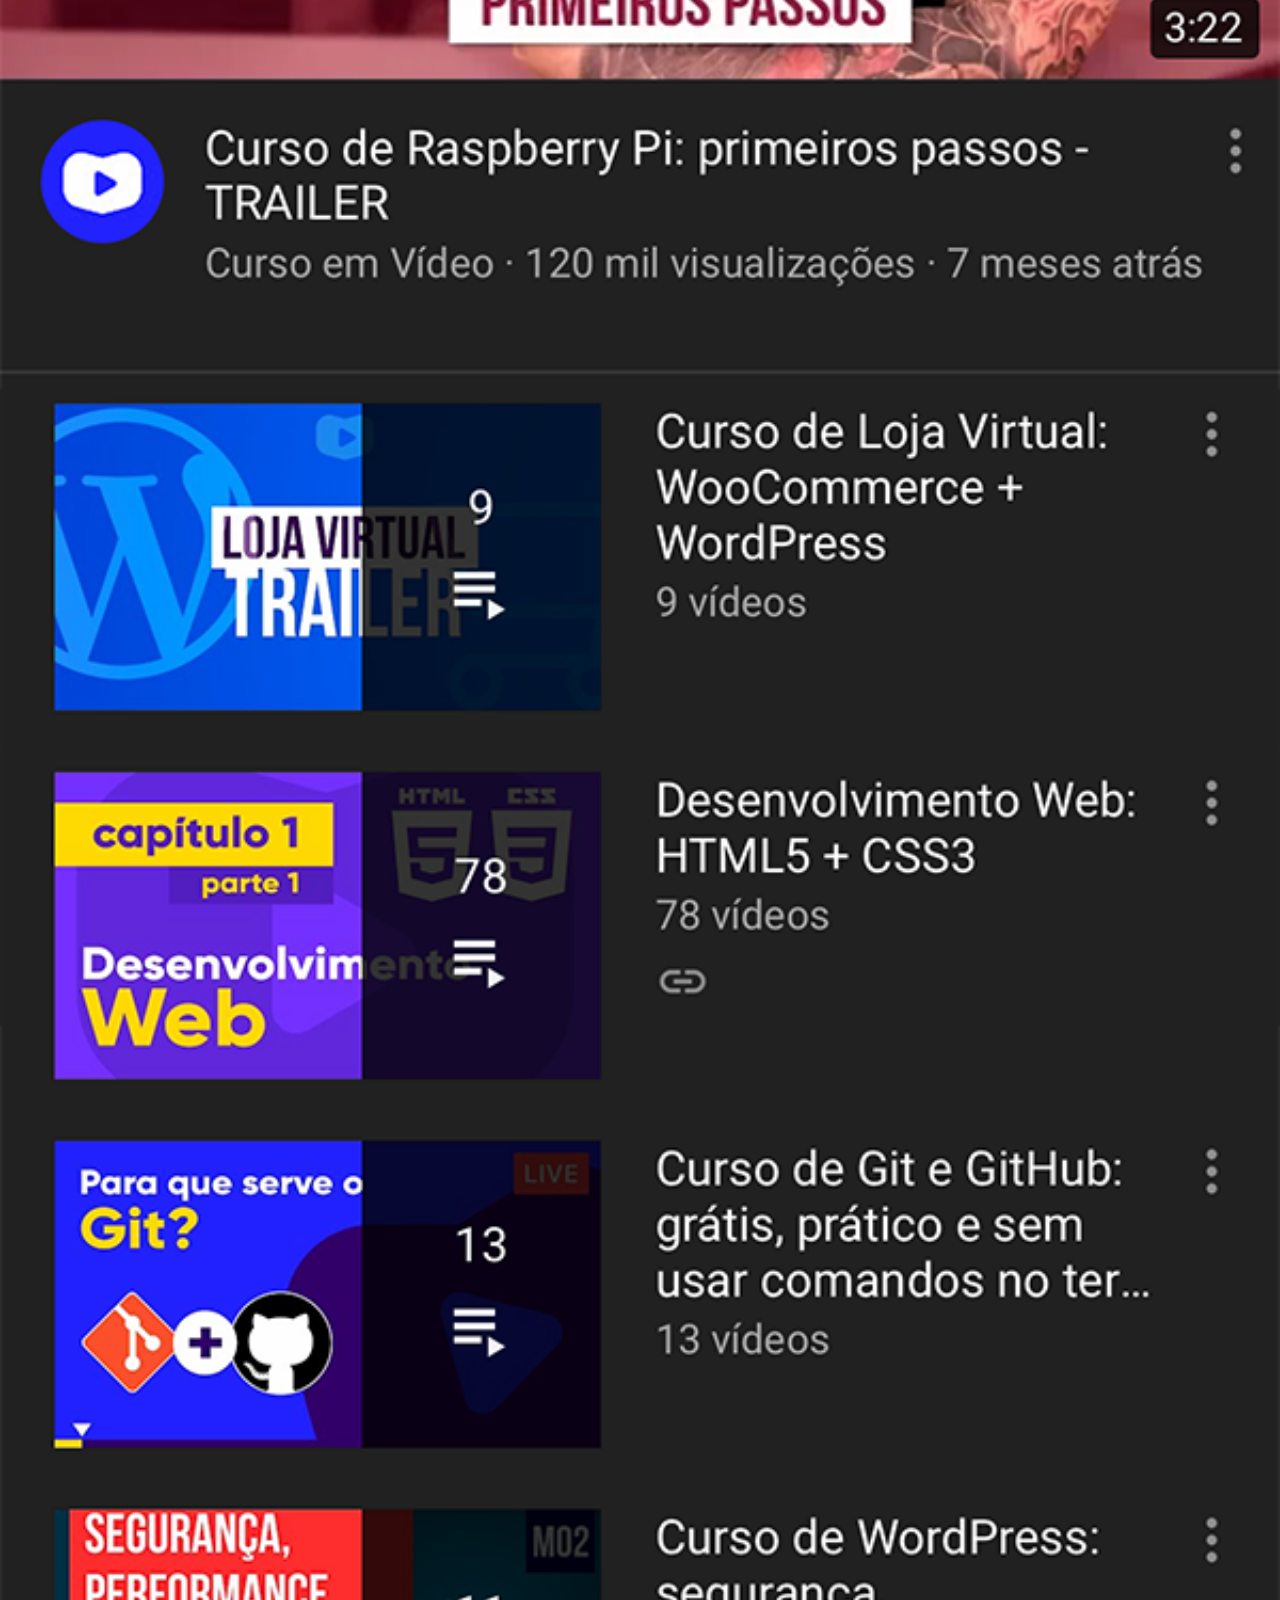
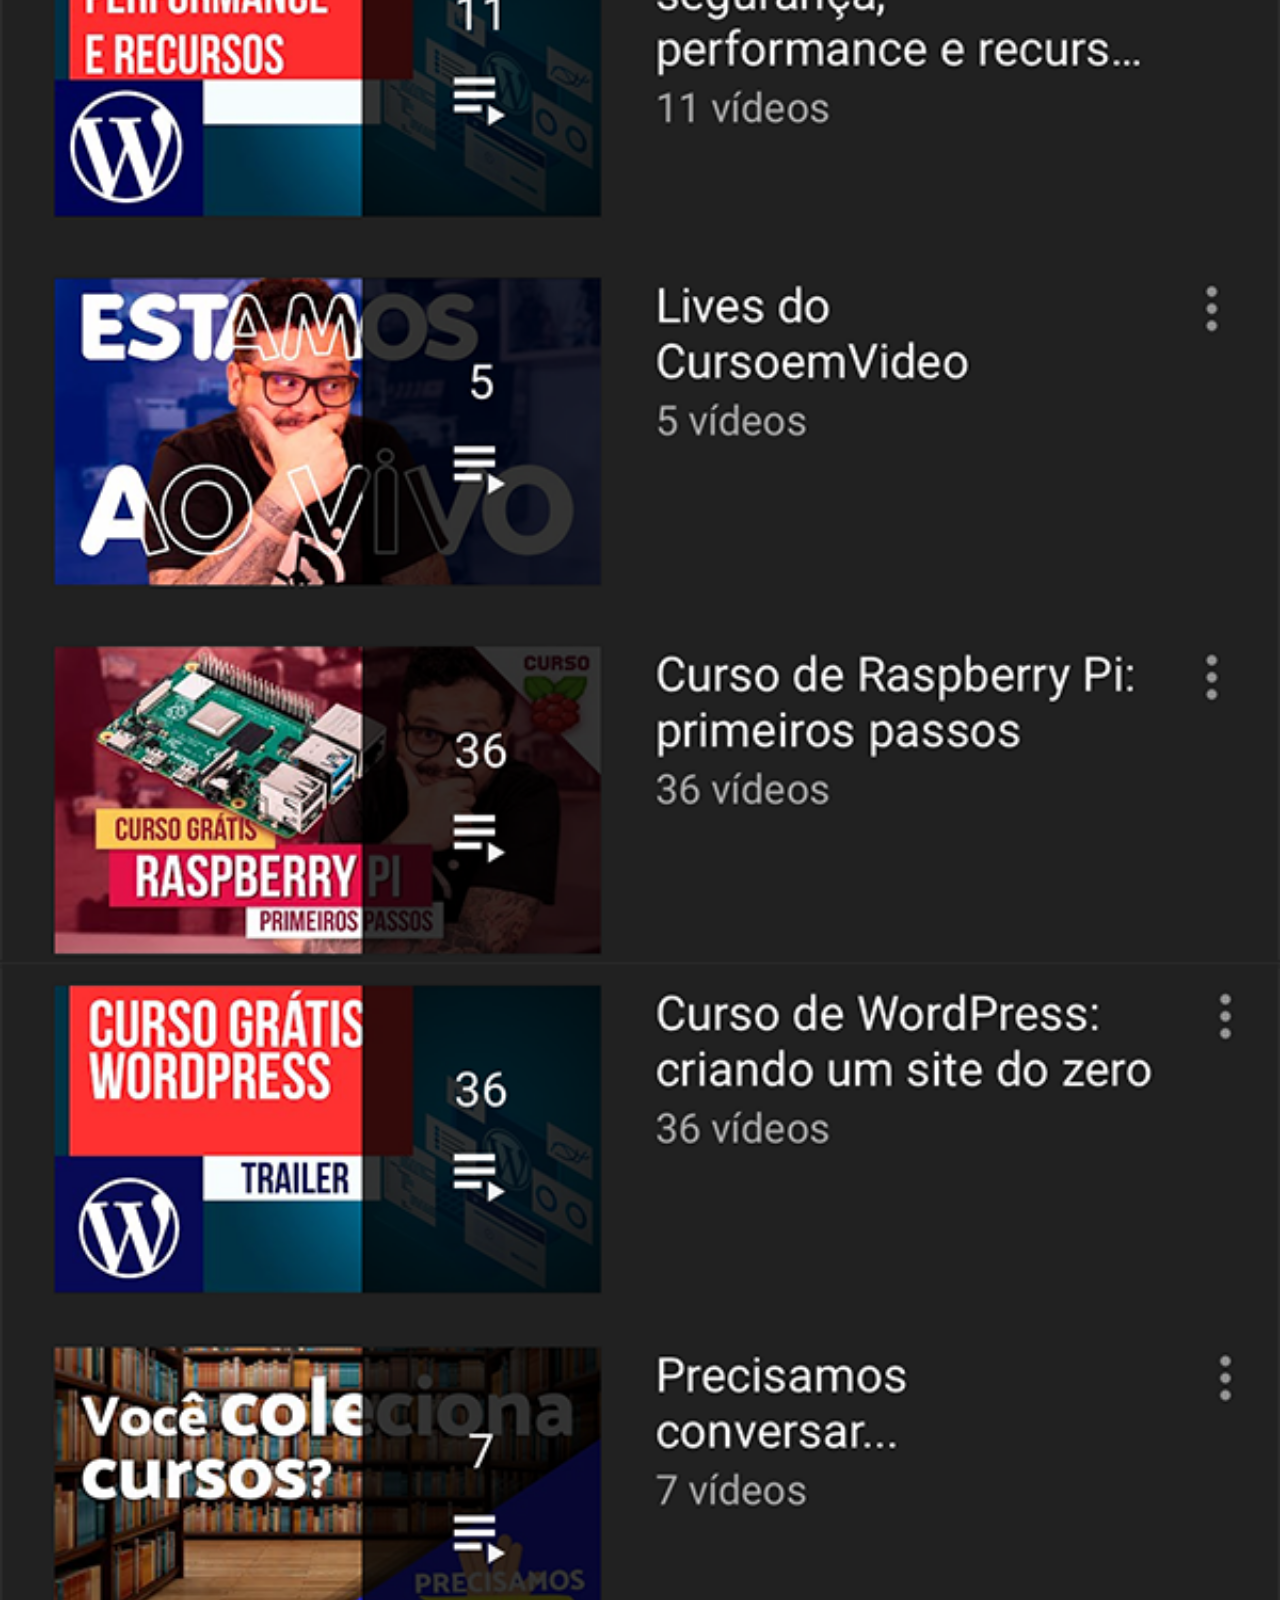
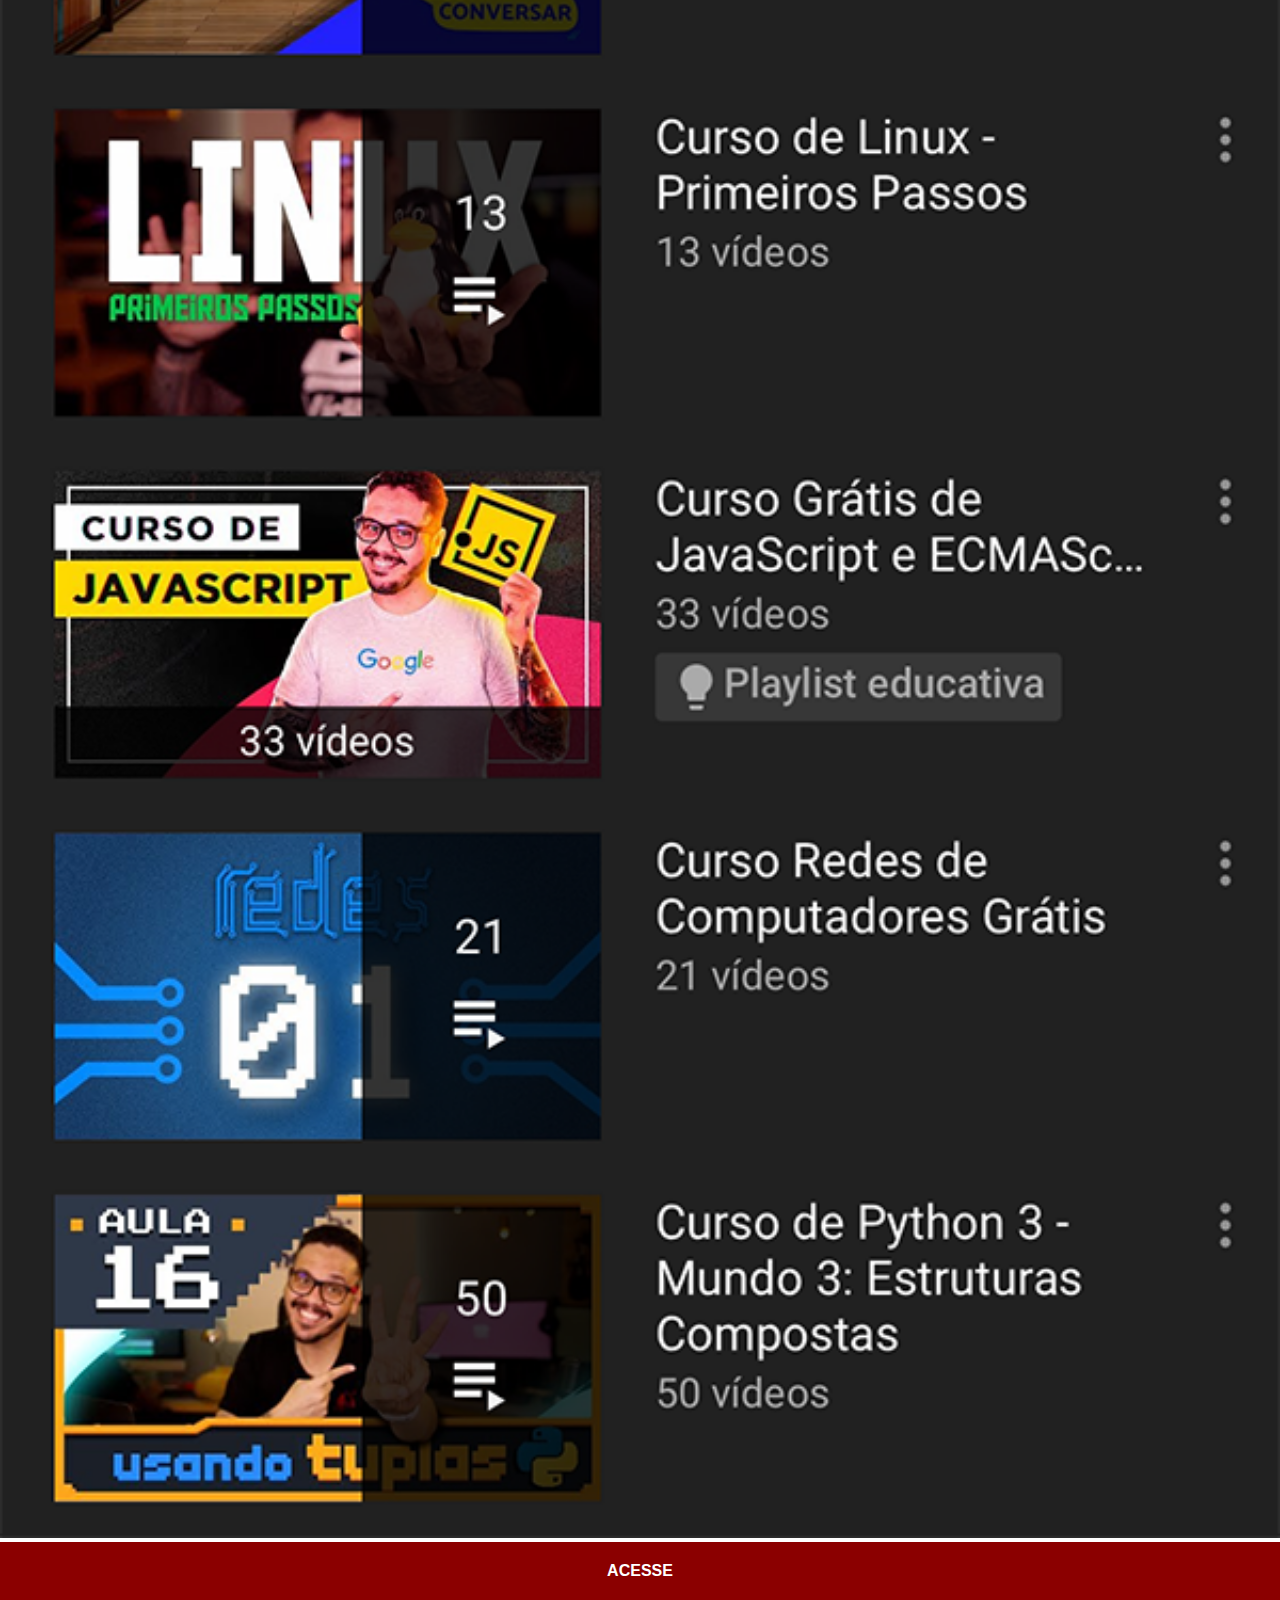
<file: youtube.html>
<!DOCTYPE html>
<html lang="en">
<head>
    <meta charset="UTF-8">
    <meta name="viewport" content="width=device-width, initial-scale=1.0">
    <title>YouTube</title>
    <link rel="stylesheet" href="estilos/social.css">
</head>
<body>
    <img src="imagens/tela-youtube.png" alt="tela-youtube">
    <a href="https://www.youtube.com/user/cursoemvideo/playlists" target="_blank" rel="external">ACESSE</a>
</body>
</html>
</file>
<file: estilos/style.css>
@charset "UTF-8";

* {
    margin: 0;
    padding: 0;
}

html, body {
    width: 100vw; /* largura total do navegador */
    height: 100vh; /* altura total do navegador */
}

body {
    background: url('../imagens/fundo-madeira.jpg') no-repeat top center;
    background-size: cover;
    background-attachment: fixed;
}

main {
    /* conteiner de fora */
    position: relative; /* para poder organizar a centralizaçao das coisas dps */
    height: 100vh; /* altura total do navegador */

}

#telefone {
    /* conteiner de dentro */
    position: absolute;  /* centralizando */
    top: 50%;
    left: 50%;
    transform: translate(-50%, -50%);
    width: 311px; /* primeiro largura dps altura */
    height: 627px;
    background: url('../imagens/frame-iphone.png') no-repeat;
}

iframe#tela {
    position: relative;
    top: 80px;
    left: 22px;
    width: 269px;
    height: 471px;
}

section#redes-sociais {
    text-align: right;
}

section#redes-sociais > a > img {
    width: 50px; /* já diminuie para altura 50px tbm */
    margin: 10px;
    border-radius: 50%;
    box-shadow: 2px 2px 5px rgba(0, 0, 0, 0.400);
    box-sizing: border-box; /* a borda vira parte do objeto*/
}

section#redes-sociais img:hover {
    border: 2px solid rgba(255, 255, 255, 0.637);
    transform: translate(-3px,-3px); /* descola os objetos*/
    box-shadow: 5px 5px 10px rgba(0, 0, 0, 0.623);
    transition: transform 0.3s, border 1s; /* animaçao da borda*/
}
</file>
<file: estilos/social.css>
@charset "UTF-8";

* {
    margin: 0px;
    padding: 0px;
    font-family: Arial, Helvetica, sans-serif;
}

::-webkit-scrollbar {
    width: 0px;
    height: 0px;
    /* escondendo a barra de rolar */
}

img {
    width: 100vw;
}

a {
    display: block; /* um embaixo do outro */
    background-color: darkred;
    color: white;
    padding: 20px;
    text-align: center;
    font-weight: bolder;
    text-decoration: none;
}

a:hover {
    background-color: red;
}
</file>
